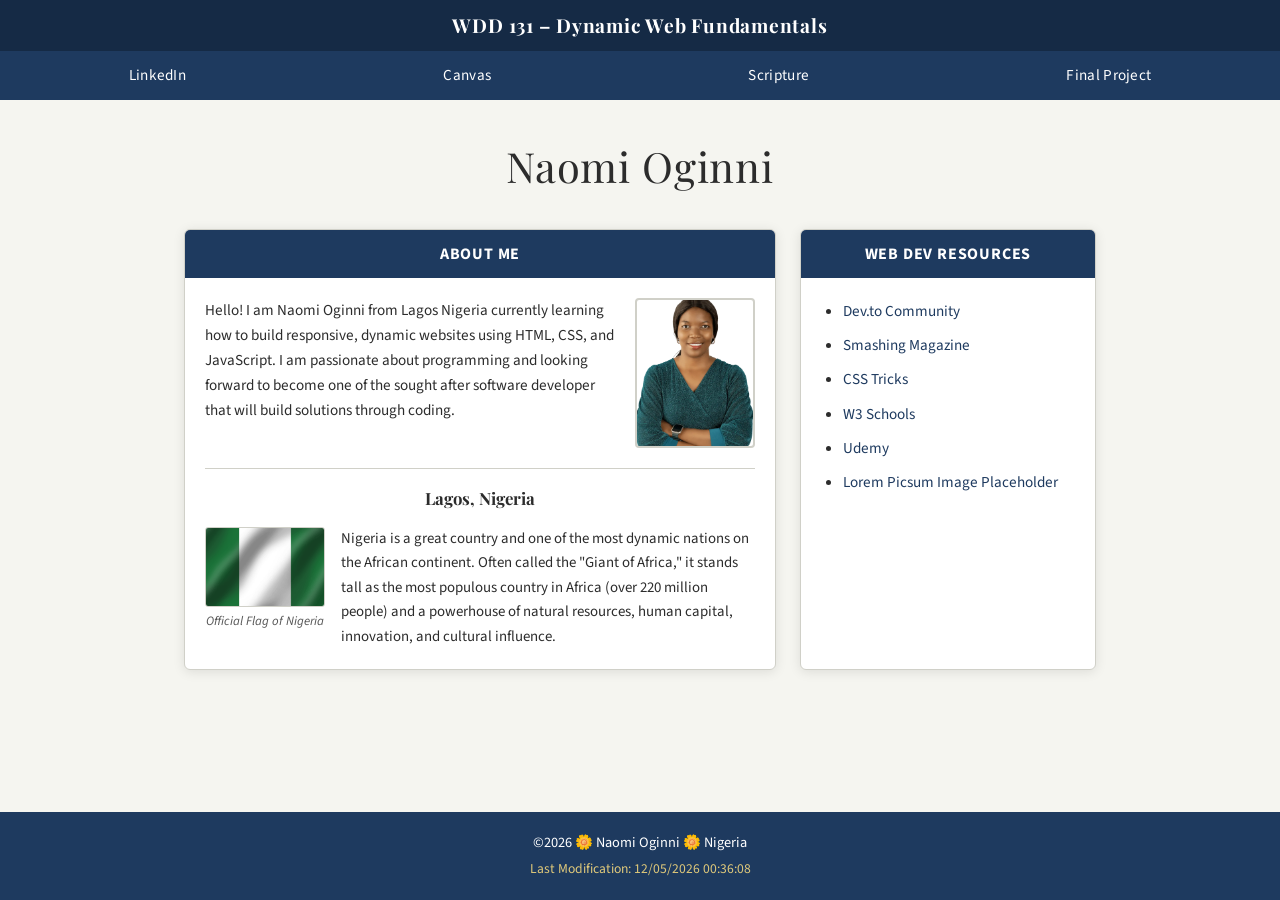
<file: index.html>
<!DOCTYPE html>
<html lang="en">
<head>
  <meta charset="UTF-8">
  <meta name="viewport" content="width=device-width, initial-scale=1.0">
  <title>WDD 131 – Dynamic Web Fundamentals – Naomi Oginni</title>
  <meta name="description" content="WDD 131 – Dynamic Web Fundamentals. Your Full Name. A personal profile page featuring web development resources and biography.">
  <meta name="author" content="Your Full Name">
  <link rel="preconnect" href="https://fonts.googleapis.com">
  <link rel="preconnect" href="https://fonts.gstatic.com" crossorigin>
  <link href="https://fonts.googleapis.com/css2?family=Playfair+Display:wght@400;700&family=Source+Sans+3:wght@300;400;600&display=swap" rel="stylesheet">
  <link rel="stylesheet" href="styles/base.css">
  <script src="scripts/getdates.js" defer></script>
</head>
<body>

  <header>
    <span id="course-title">WDD 131 – Dynamic Web Fundamentals</span>
    <nav>
      <a href="https://www.linkedin.com" target="_blank">LinkedIn</a>
      <a href="https://byupw.instructure.com/" target="_blank">Canvas</a>
      <a href="https://www.churchofjesuschrist.org/study/scriptures/bofm/1-ne/3?lang=eng&id=p7#p7" target="_blank">Scripture</a>
      <a href="#" target="_blank">Final Project</a>
    </nav>
  </header>

  <main>
    <h1>Naomi Oginni</h1>

    <div class="cards-grid">

      <section class="card">
        <h2>About Me</h2>
        <div class="card-body">
          <div class="about-top">
            <p>Hello! I am Naomi Oginni from Lagos Nigeria currently learning how to build responsive, dynamic websites using HTML, CSS, and JavaScript. I am passionate about programming and looking forward to become one of the sought after software developer that will build solutions through coding.</p>
            <img src="images/profile.webp" alt="Profile photo of [Your Name]" width="120" height="150">
          </div>

          <div class="location-section">
            <h3>Lagos, Nigeria</h3>
            <div class="location-info">
              <figure>
                <img src="images/flag.png" alt="Official Flag of [Your Country]" width="120" height="80">
                <figcaption>Official Flag of Nigeria</figcaption>
              </figure>
              <p>Nigeria is a great country and one of the most dynamic nations on the African continent. Often called the "Giant of Africa," it stands tall as the most populous country in Africa (over 220 million people) and a powerhouse of natural resources, human capital, innovation, and cultural influence.</p>
            </div>
          </div>
        </div>
      </section>

      <section class="card">
        <h2>Web Dev Resources</h2>
        <div class="card-body">
          <ul class="resources-list">
            <li><a href="https://dev.to" target="_blank">Dev.to Community</a></li>
            <li><a href="https://www.smashingmagazine.com" target="_blank">Smashing Magazine</a></li>
            <li><a href="https://css-tricks.com" target="_blank">CSS Tricks</a></li>
            <li><a href="https://www.w3schools.com" target="_blank">W3 Schools</a></li>
            <li><a href="https://www.udemy.com" target="_blank">Udemy</a></li>
            <li><a href="https://picsum.photos" target="_blank">Lorem Picsum Image Placeholder</a></li>
          </ul>
        </div>
      </section>

    </div>
  </main>

  <footer>
    <p>
      &copy;<span id="currentyear"></span> &#127804; Naomi Oginni &#127804; Nigeria
    </p>
    <p id="lastModified"></p>
  </footer>

</body>
</html>
</file>
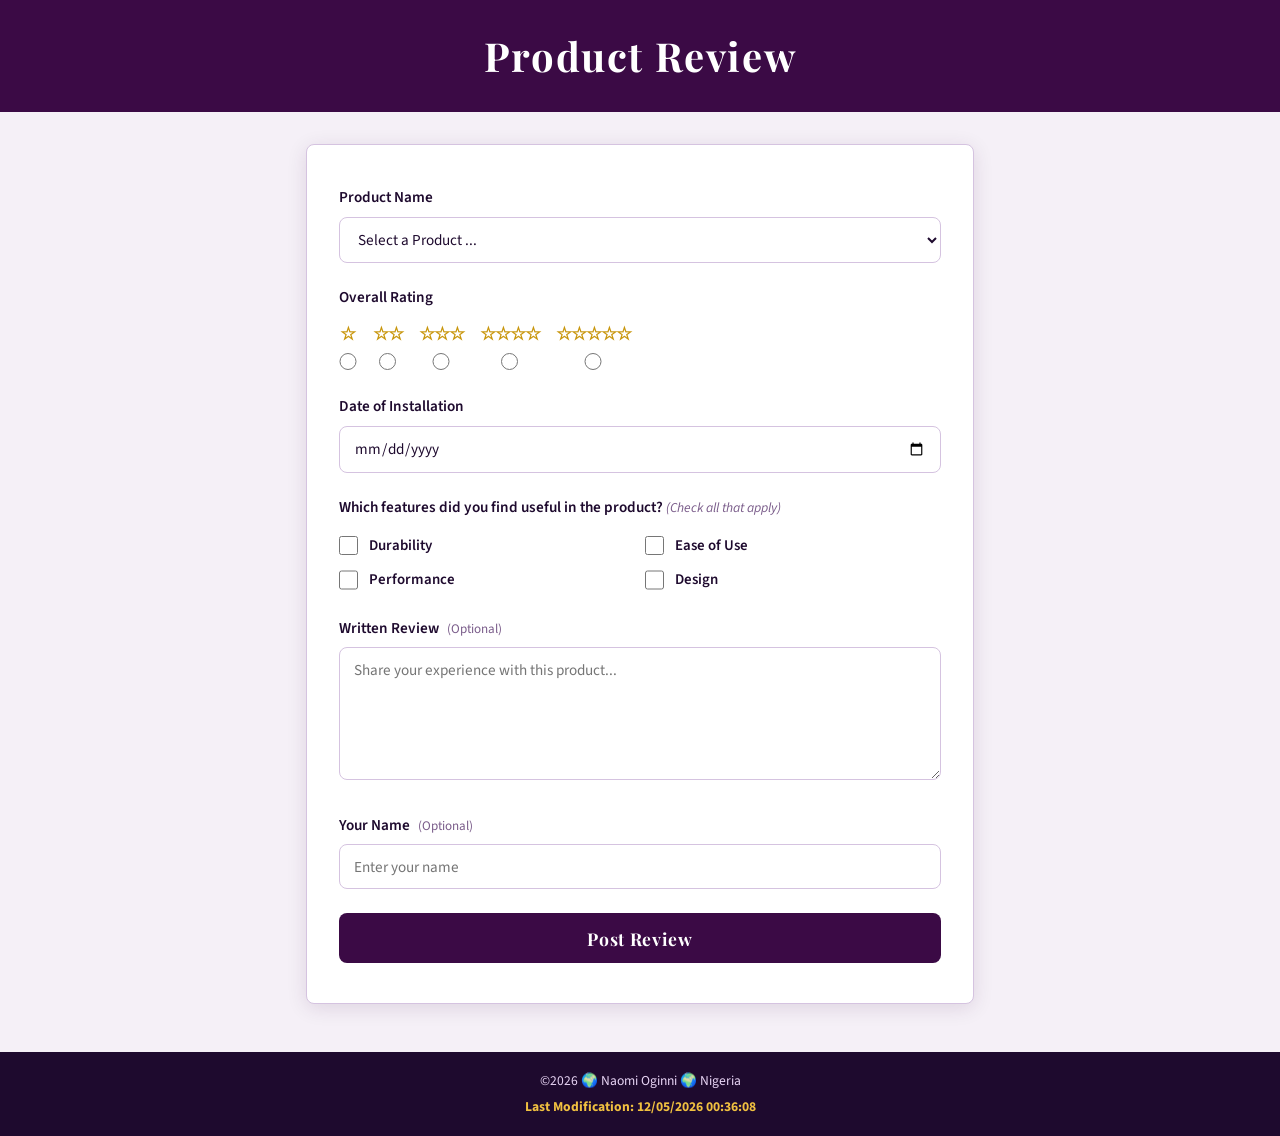
<file: form.html>
<!DOCTYPE html>
<html lang="en">
<head>
  <meta charset="UTF-8">
  <meta name="viewport" content="width=device-width, initial-scale=1.0">
  <meta name="description" content="Submit a product review for our featured products. Rate your experience, share useful features, and help others make informed decisions.">
  <meta name="author" content="Naomi Oginni">
  <title>Product Review Form</title>
  <link rel="preconnect" href="https://fonts.googleapis.com">
  <link rel="preconnect" href="https://fonts.gstatic.com" crossorigin>
  <link href="https://fonts.googleapis.com/css2?family=Playfair+Display:wght@700&family=Source+Sans+3:wght@300;400;600&display=swap" rel="stylesheet">
  <link rel="stylesheet" href="styles/form.css">
  <script src="scripts/form.js" defer></script>
</head>
<body>

  <header>
    <h1>Product Review</h1>
  </header>

  <main>
    <form method="get" action="review.html" id="review-form">

      <!-- Product Name -->
      <div class="form-group">
        <label for="product-name">Product Name</label>
        <select id="product-name" name="productName" required>
          <option value="" disabled selected>Select a Product ...</option>
          <!-- Options populated by JavaScript -->
        </select>
      </div>

      <!-- Overall Rating -->
      <div class="form-group">
        <fieldset class="rating-fieldset">
          <legend>Overall Rating</legend>
          <div class="star-rating">
            <div class="star-option">
              <label for="rating1">&#9734;</label>
              <input type="radio" id="rating1" name="rating" value="1" required>
            </div>
            <div class="star-option">
              <label for="rating2">&#9734;&#9734;</label>
              <input type="radio" id="rating2" name="rating" value="2" required>
            </div>
            <div class="star-option">
              <label for="rating3">&#9734;&#9734;&#9734;</label>
              <input type="radio" id="rating3" name="rating" value="3" required>
            </div>
            <div class="star-option">
              <label for="rating4">&#9734;&#9734;&#9734;&#9734;</label>
              <input type="radio" id="rating4" name="rating" value="4" required>
            </div>
            <div class="star-option">
              <label for="rating5">&#9734;&#9734;&#9734;&#9734;&#9734;</label>
              <input type="radio" id="rating5" name="rating" value="5" required>
            </div>
          </div>
        </fieldset>
      </div>

      <!-- Date of Installation -->
      <div class="form-group">
        <label for="install-date">Date of Installation</label>
        <input type="date" id="install-date" name="installDate" required>
      </div>

      <!-- Useful Features -->
      <div class="form-group">
        <fieldset class="checkbox-fieldset">
          <legend>Which features did you find useful in the product? <em>(Check all that apply)</em></legend>
          <div class="checkbox-group">
            <div class="checkbox-item">
              <input type="checkbox" id="durability" name="features" value="durability">
              <label for="durability">Durability</label>
            </div>
            <div class="checkbox-item">
              <input type="checkbox" id="ease-of-use" name="features" value="ease-of-use">
              <label for="ease-of-use">Ease of Use</label>
            </div>
            <div class="checkbox-item">
              <input type="checkbox" id="performance" name="features" value="performance">
              <label for="performance">Performance</label>
            </div>
            <div class="checkbox-item">
              <input type="checkbox" id="design" name="features" value="design">
              <label for="design">Design</label>
            </div>
          </div>
        </fieldset>
      </div>

      <!-- Written Review -->
      <div class="form-group">
        <label for="written-review">Written Review <span class="optional">(Optional)</span></label>
        <textarea id="written-review" name="writtenReview" rows="5" placeholder="Share your experience with this product..."></textarea>
      </div>

      <!-- User Name -->
      <div class="form-group">
        <label for="user-name">Your Name <span class="optional">(Optional)</span></label>
        <input type="text" id="user-name" name="userName" placeholder="Enter your name">
      </div>

      <!-- Submit Button -->
      <div class="form-group">
        <input type="submit" value="Post Review" id="submit-btn">
      </div>

    </form>
  </main>

  <footer>
    <p>&copy;<span id="current-year"></span> 🌍 Naomi Oginni 🌍 Nigeria</p>
    <p>Last Modification: <span id="last-modified"></span></p>
  </footer>

</body>
</html>
</file>
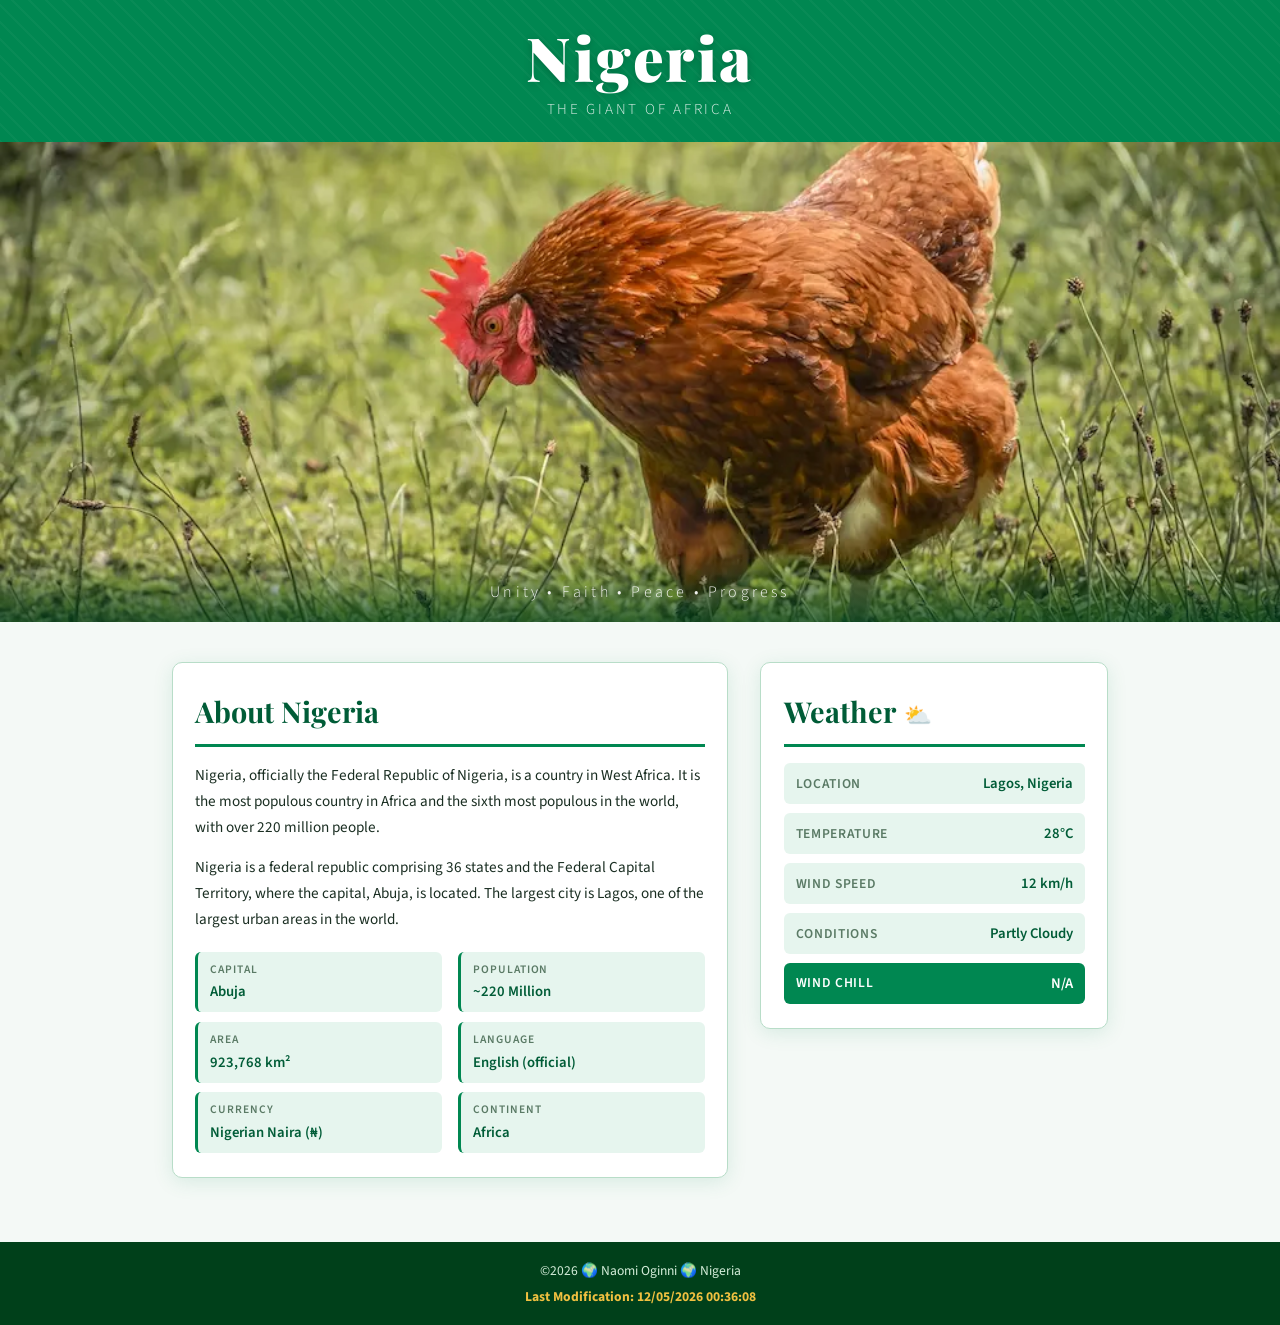
<file: place.html>
<!DOCTYPE html>
<html lang="en">
<head>
  <meta charset="UTF-8" />
  <meta name="viewport" content="width=device-width, initial-scale=1.0" />
  <meta name="description" content="Discover Nigeria, the Giant of Africa. Learn about its people, culture, geography, weather, and what makes Nigeria one of the most vibrant nations in the world." />
  <meta name="author" content="Naomi Oginni" />
  <title>Nigeria – The Giant of Africa</title>
  <link rel="preconnect" href="https://fonts.googleapis.com" />
  <link rel="preconnect" href="https://fonts.gstatic.com" crossorigin />
  <link href="https://fonts.googleapis.com/css2?family=Playfair+Display:wght@400;700;900&family=Source+Sans+3:wght@300;400;600&display=swap" rel="stylesheet" />
  <link rel="stylesheet" href="styles/place.css" />
  <script src="scripts/place.js" defer></script>
</head>
<body>

  <header>
    <div class="header-inner">
      <h1 class="site-title">Nigeria</h1>
      <p class="site-subtitle">The Giant of Africa</p>
    </div>
  </header>

  <!-- HERO IMAGE (srcset responsive) -->
  <section class="hero">
    <picture>
      <source media="(min-width: 768px)" srcset="images/nigeria-large.webp" />
      <img src="images/nigeria-small.webp" alt="Beautiful landscape of Nigeria" class="hero-img" />
    </picture>
    <div class="hero-overlay">
      <p class="hero-tagline">Unity &bull; Faith &bull; Peace &bull; Progress</p>
    </div>
  </section>

  <main>
    <div class="content-grid">

      <!-- LEFT: About Section -->
      <section class="about card">
        <h2>About Nigeria</h2>
        <p>Nigeria, officially the Federal Republic of Nigeria, is a country in West Africa. It is the most populous country in Africa and the sixth most populous in the world, with over 220 million people.</p>
        <p>Nigeria is a federal republic comprising 36 states and the Federal Capital Territory, where the capital, Abuja, is located. The largest city is Lagos, one of the largest urban areas in the world.</p>
        <ul class="facts">
          <li><span class="label">Capital</span><span class="value">Abuja</span></li>
          <li><span class="label">Population</span><span class="value">~220 Million</span></li>
          <li><span class="label">Area</span><span class="value">923,768 km²</span></li>
          <li><span class="label">Language</span><span class="value">English (official)</span></li>
          <li><span class="label">Currency</span><span class="value">Nigerian Naira (₦)</span></li>
          <li><span class="label">Continent</span><span class="value">Africa</span></li>
        </ul>
      </section>

      <!-- RIGHT: Weather Section -->
      <section class="weather card">
        <h2 class="weather-heading">Weather</h2>
        <div class="weather-icon-mobile">
          <img src="images/weather-icon.svg" alt="Partly Cloudy Weather Icon" />
        </div>
        <div class="weather-details">
          <div class="weather-row">
            <span class="w-label">Location</span>
            <span class="w-value">Lagos, Nigeria</span>
          </div>
          <div class="weather-row">
            <span class="w-label">Temperature</span>
            <span class="w-value" id="temperature">28°C</span>
          </div>
          <div class="weather-row">
            <span class="w-label">Wind Speed</span>
            <span class="w-value" id="wind-speed">12 km/h</span>
          </div>
          <div class="weather-row">
            <span class="w-label">Conditions</span>
            <span class="w-value">Partly Cloudy</span>
          </div>
          <div class="weather-row highlight">
            <span class="w-label">Wind Chill</span>
            <span class="w-value" id="wind-chill">--</span>
          </div>
        </div>
      </section>

    </div>
  </main>

  <footer>
    <p>&copy;<span id="current-year"></span> 🌍 Naomi Oginni 🌍 Nigeria</p>
    <p>Last Modification: <span id="last-modified"></span></p>
  </footer>

</body>
</html>
</file>
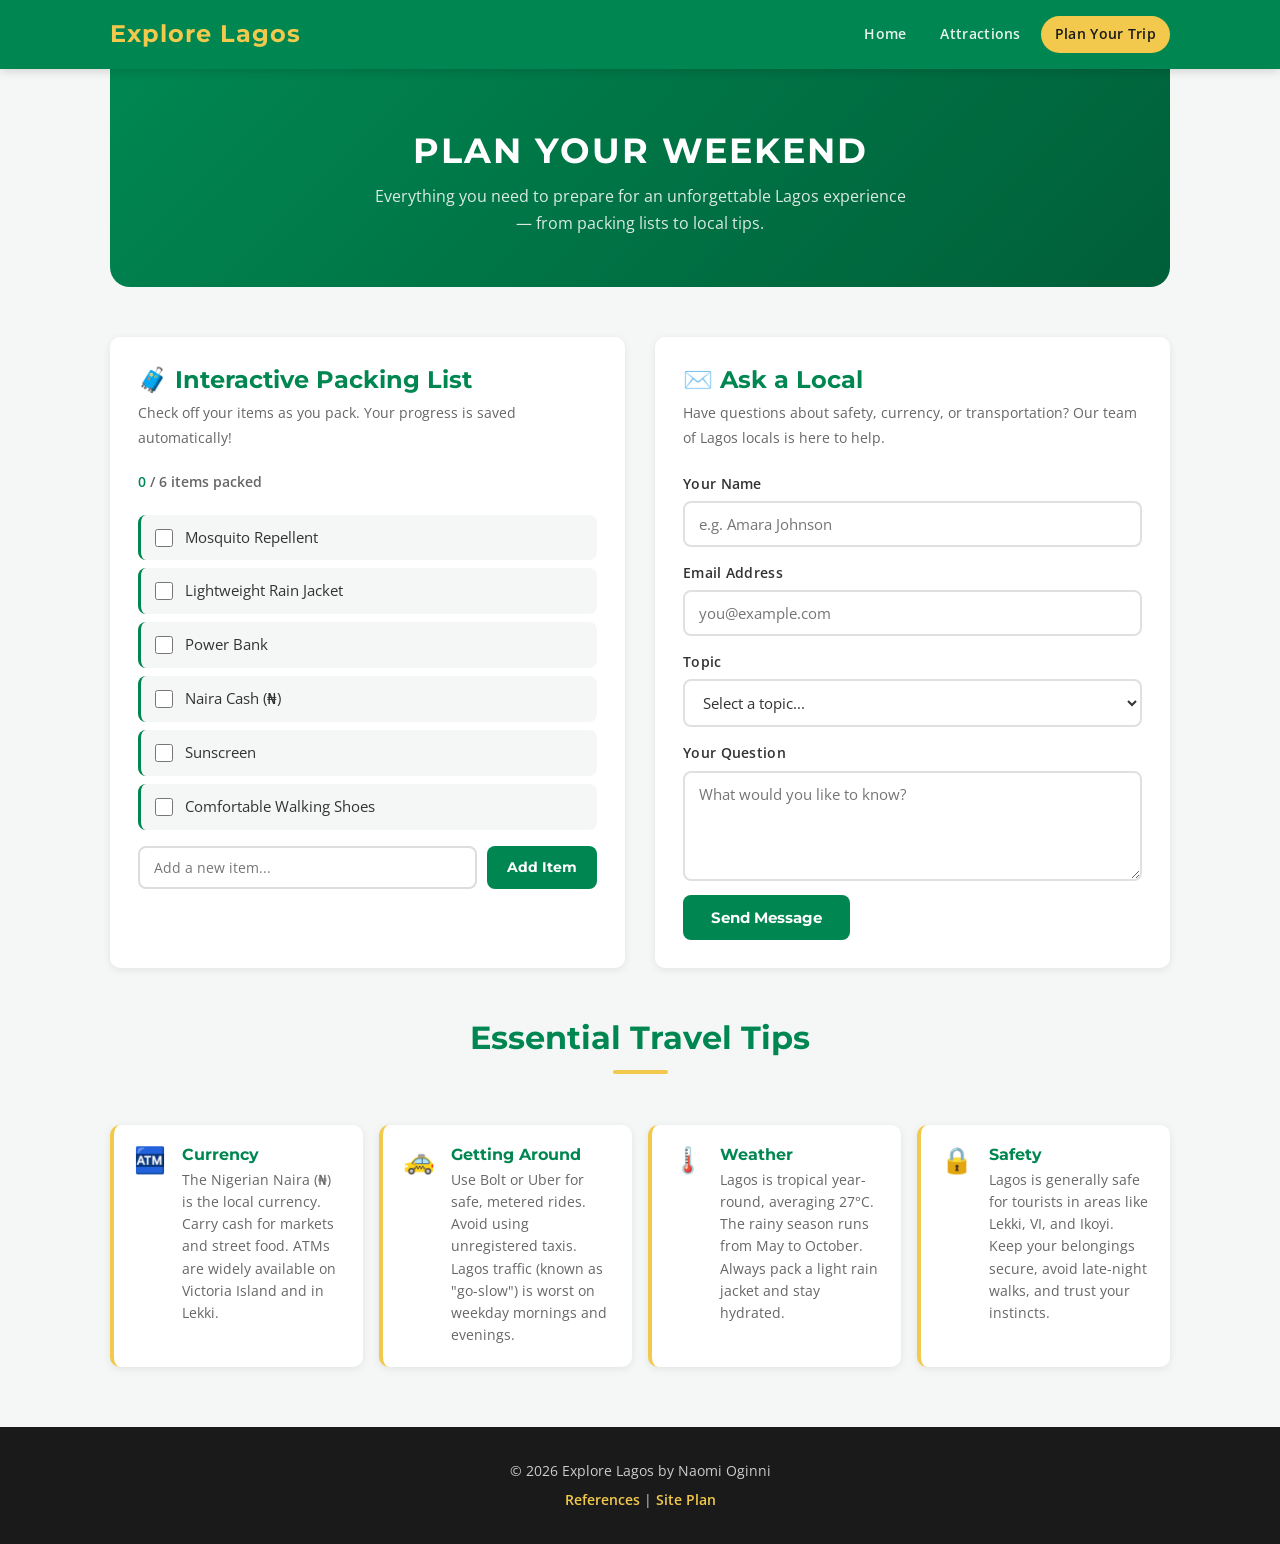
<file: planning.html>
<!DOCTYPE html>
<html lang="en">
<head>
    <meta charset="UTF-8">
    <meta name="viewport" content="width=device-width, initial-scale=1.0">
    <meta name="description" content="Plan your weekend trip to Lagos, Nigeria. Use our interactive packing list, travel tips, and contact form to prepare your perfect itinerary.">
    <meta name="author" content="Naomi Oginni">
    <title>Explore Lagos | Weekend Travel Guide — Plan Your Trip</title>
    <link rel="preconnect" href="https://fonts.googleapis.com">
    <link rel="preconnect" href="https://fonts.gstatic.com" crossorigin>
    <link href="https://fonts.googleapis.com/css2?family=Montserrat:wght@700&family=Open+Sans:wght@400;600&display=swap" rel="stylesheet">
    <link rel="stylesheet" href="styles/project.css">
    <script src="scripts/project.js" defer></script>
</head>
<body>

    <a href="#main-content" class="skip-link">Skip to main content</a>

    <header>
        <nav aria-label="Main navigation">
            <div class="logo" role="img" aria-label="Explore Lagos — Weekend Travel Guide">Explore Lagos</div>
            <div class="links">
                <a href="project.html">Home</a>
                <a href="attractions.html">Attractions</a>
                <a href="planning.html">Plan Your Trip</a>
            </div>
        </nav>
    </header>

    <main id="main-content">

        <!-- Page Header -->
        <div class="page-header">
            <h1>Plan Your Weekend</h1>
            <p>Everything you need to prepare for an unforgettable Lagos experience — from packing lists to local tips.</p>
        </div>

        <!-- Packing Widget + Contact Form -->
        <div class="planning-grid">

            <!-- JavaScript Interactive Widget -->
            <section class="js-widget" aria-labelledby="packing-title">
                <h2 id="packing-title">🧳 Interactive Packing List</h2>
                <p>Check off your items as you pack. Your progress is saved automatically!</p>
                <p class="packing-progress" aria-live="polite"><span>0</span> / 0 items packed</p>

                <div id="packing-list" role="list">
                    <!-- JavaScript renders items here -->
                </div>

                <div class="add-item-row">
                    <input 
                        type="text" 
                        id="new-item" 
                        placeholder="Add a new item..."
                        aria-label="New packing list item">
                    <button id="add-btn" type="button">Add Item</button>
                </div>
            </section>

            <!-- Contact Form -->
            <section class="form-container" aria-labelledby="form-title">
                <h2 id="form-title">✉️ Ask a Local</h2>
                <p>Have questions about safety, currency, or transportation? Our team of Lagos locals is here to help.</p>

                <div class="form-success" role="alert" aria-live="polite"></div>

                <form action="#" method="get" novalidate>
                    <label for="name">Your Name</label>
                    <input 
                        type="text" 
                        id="name" 
                        name="name" 
                        placeholder="e.g. Amara Johnson"
                        autocomplete="name"
                        required>

                    <label for="email">Email Address</label>
                    <input 
                        type="email" 
                        id="email" 
                        name="email" 
                        placeholder="you@example.com"
                        autocomplete="email"
                        required>

                    <label for="topic">Topic</label>
                    <select id="topic" name="topic">
                        <option value="">Select a topic...</option>
                        <option value="safety">Safety &amp; Travel Tips</option>
                        <option value="transport">Getting Around Lagos</option>
                        <option value="currency">Currency &amp; Payment</option>
                        <option value="food">Food Recommendations</option>
                        <option value="other">Other</option>
                    </select>

                    <label for="message">Your Question</label>
                    <textarea 
                        id="message" 
                        name="message" 
                        rows="4" 
                        placeholder="What would you like to know?"
                        required></textarea>

                    <button type="submit">Send Message</button>
                </form>
            </section>

        </div>

        <!-- Travel Tips -->
        <section class="tips-section" aria-labelledby="tips-title">
            <h2 class="section-title" id="tips-title">Essential Travel Tips</h2>
            <div class="tips-grid">
                <div class="tip-card">
                    <span class="tip-icon" aria-hidden="true">🏧</span>
                    <div>
                        <h3>Currency</h3>
                        <p>The Nigerian Naira (₦) is the local currency. Carry cash for markets and street food. ATMs are widely available on Victoria Island and in Lekki.</p>
                    </div>
                </div>
                <div class="tip-card">
                    <span class="tip-icon" aria-hidden="true">🚕</span>
                    <div>
                        <h3>Getting Around</h3>
                        <p>Use Bolt or Uber for safe, metered rides. Avoid using unregistered taxis. Lagos traffic (known as "go-slow") is worst on weekday mornings and evenings.</p>
                    </div>
                </div>
                <div class="tip-card">
                    <span class="tip-icon" aria-hidden="true">🌡️</span>
                    <div>
                        <h3>Weather</h3>
                        <p>Lagos is tropical year-round, averaging 27°C. The rainy season runs from May to October. Always pack a light rain jacket and stay hydrated.</p>
                    </div>
                </div>
                <div class="tip-card">
                    <span class="tip-icon" aria-hidden="true">🔒</span>
                    <div>
                        <h3>Safety</h3>
                        <p>Lagos is generally safe for tourists in areas like Lekki, VI, and Ikoyi. Keep your belongings secure, avoid late-night walks, and trust your instincts.</p>
                    </div>
                </div>
            </div>
        </section>

    </main>

    <footer>
        <p>&copy; 2026 Explore Lagos by Naomi Oginni</p>
        <p>
            <a href="references.html">References</a> | 
            <a href="project/siteplan.html">Site Plan</a>
        </p>
    </footer>

</body>
</html>
</file>
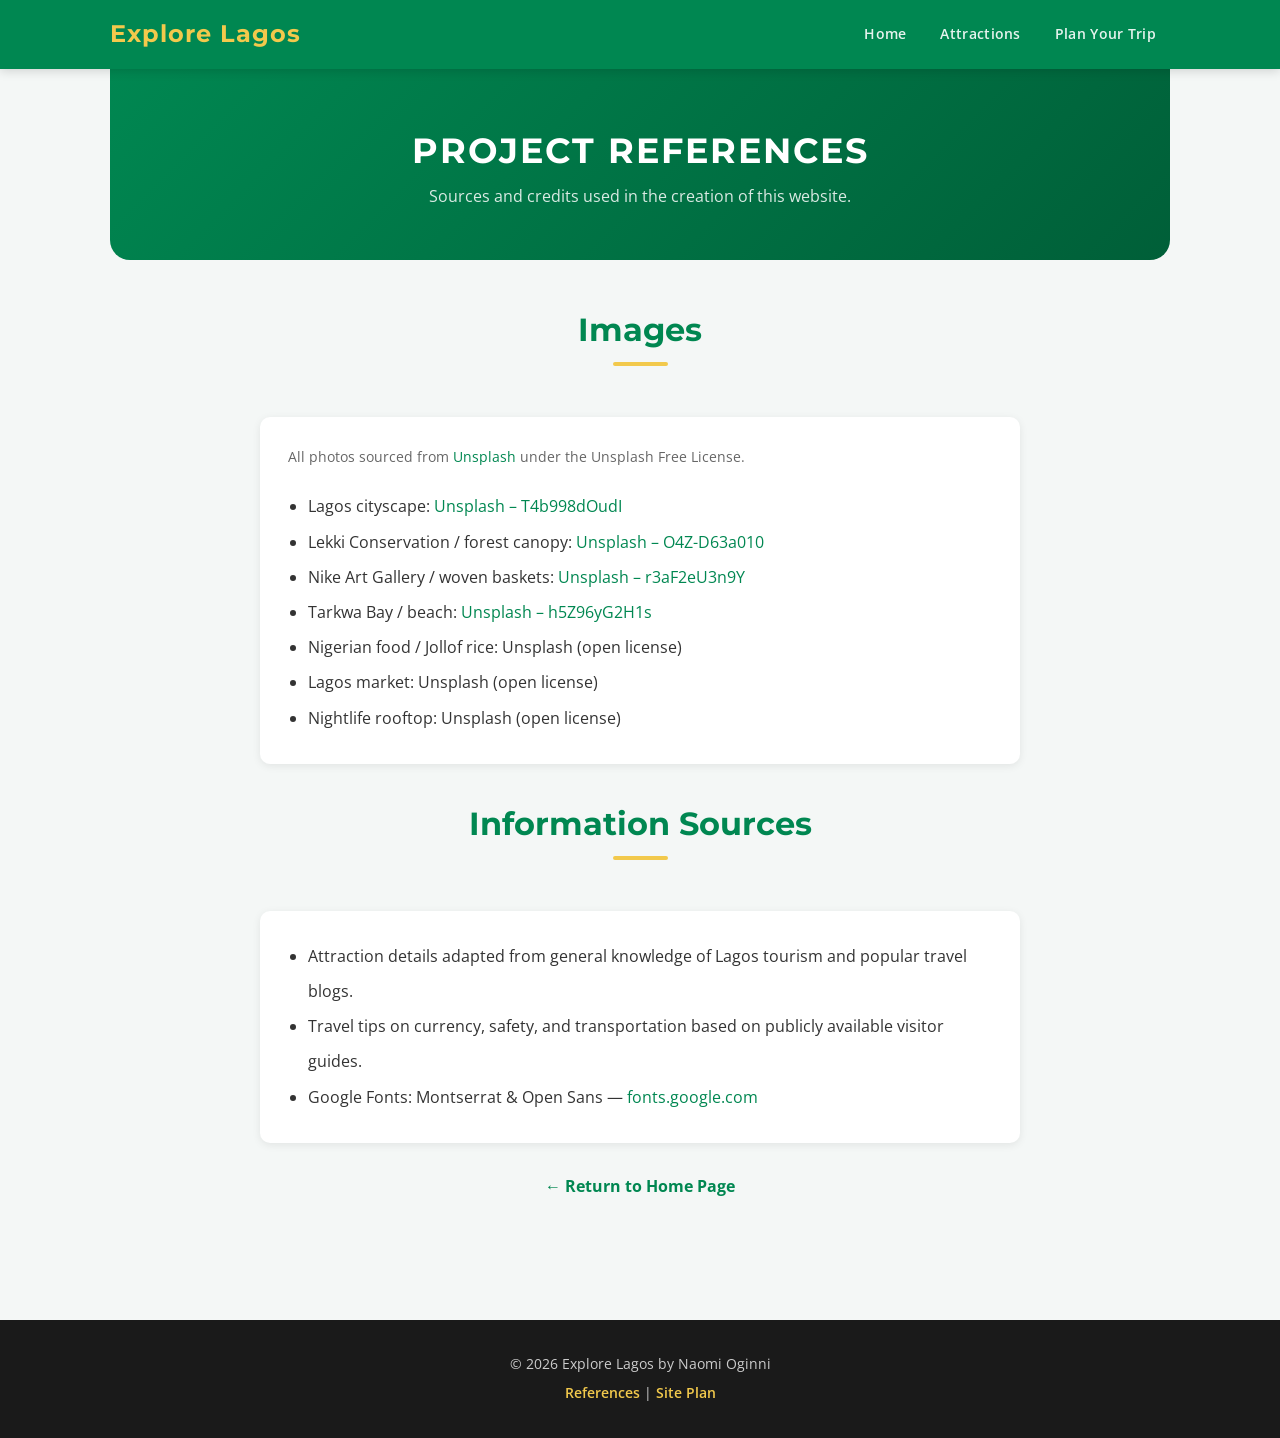
<file: references.html>
<!DOCTYPE html>
<html lang="en">
<head>
    <meta charset="UTF-8">
    <meta name="viewport" content="width=device-width, initial-scale=1.0">
    <meta name="description" content="References and image credits for the Explore Lagos website project.">
    <title>References | Explore Lagos</title>
    <link rel="preconnect" href="https://fonts.googleapis.com">
    <link rel="preconnect" href="https://fonts.gstatic.com" crossorigin>
    <link href="https://fonts.googleapis.com/css2?family=Montserrat:wght@700&family=Open+Sans:wght@400;600&display=swap" rel="stylesheet">
    <link rel="stylesheet" href="styles/project.css">
    <script src="scripts/project.js" defer></script>
</head>
<body>

    <a href="#main-content" class="skip-link">Skip to main content</a>

    <header>
        <nav aria-label="Main navigation">
            <div class="logo" aria-label="Explore Lagos">Explore Lagos</div>
            <div class="links">
                <a href="project.html">Home</a>
                <a href="attractions.html">Attractions</a>
                <a href="planning.html">Plan Your Trip</a>
            </div>
        </nav>
    </header>

    <main id="main-content">

        <div class="page-header">
            <h1>Project References</h1>
            <p>Sources and credits used in the creation of this website.</p>
        </div>

        <section style="max-width: 760px; margin: 0 auto 60px;">
            <h2 class="section-title">Images</h2>
            <div class="js-widget">
                <p>All photos sourced from <a href="https://unsplash.com" target="_blank" rel="noopener noreferrer">Unsplash</a> under the Unsplash Free License.</p>
                <ul style="margin-top: 16px; padding-left: 20px; line-height: 2.2;">
                    <li>Lagos cityscape: <a href="https://unsplash.com/photos/a-large-body-of-water-next-to-a-city-T4b998dOudI" target="_blank" rel="noopener noreferrer">Unsplash – T4b998dOudI</a></li>
                    <li>Lekki Conservation / forest canopy: <a href="https://unsplash.com/photos/cars-on-road-during-daytime-O4Z-D63a010" target="_blank" rel="noopener noreferrer">Unsplash – O4Z-D63a010</a></li>
                    <li>Nike Art Gallery / woven baskets: <a href="https://unsplash.com/photos/a-room-filled-with-lots-of-woven-baskets-r3aF2eU3n9Y" target="_blank" rel="noopener noreferrer">Unsplash – r3aF2eU3n9Y</a></li>
                    <li>Tarkwa Bay / beach: <a href="https://unsplash.com/photos/a-view-of-a-beach-with-boats-in-the-water-h5Z96yG2H1s" target="_blank" rel="noopener noreferrer">Unsplash – h5Z96yG2H1s</a></li>
                    <li>Nigerian food / Jollof rice: Unsplash (open license)</li>
                    <li>Lagos market: Unsplash (open license)</li>
                    <li>Nightlife rooftop: Unsplash (open license)</li>
                </ul>
            </div>

            <h2 class="section-title" style="margin-top: 40px;">Information Sources</h2>
            <div class="js-widget">
                <ul style="padding-left: 20px; line-height: 2.2;">
                    <li>Attraction details adapted from general knowledge of Lagos tourism and popular travel blogs.</li>
                    <li>Travel tips on currency, safety, and transportation based on publicly available visitor guides.</li>
                    <li>Google Fonts: Montserrat &amp; Open Sans — <a href="https://fonts.google.com" target="_blank" rel="noopener noreferrer">fonts.google.com</a></li>
                </ul>
            </div>

            <p style="margin-top: 30px; text-align: center;">
                <a href="project.html" style="font-weight: 700; color: var(--primary);">← Return to Home Page</a>
            </p>
        </section>

    </main>

    <footer>
        <p>&copy; 2026 Explore Lagos by Naomi Oginni</p>
        <p>
            <a href="references.html">References</a> | 
            <a href="siteplan.html">Site Plan</a>
        </p>
    </footer>

</body>
</html>
</file>
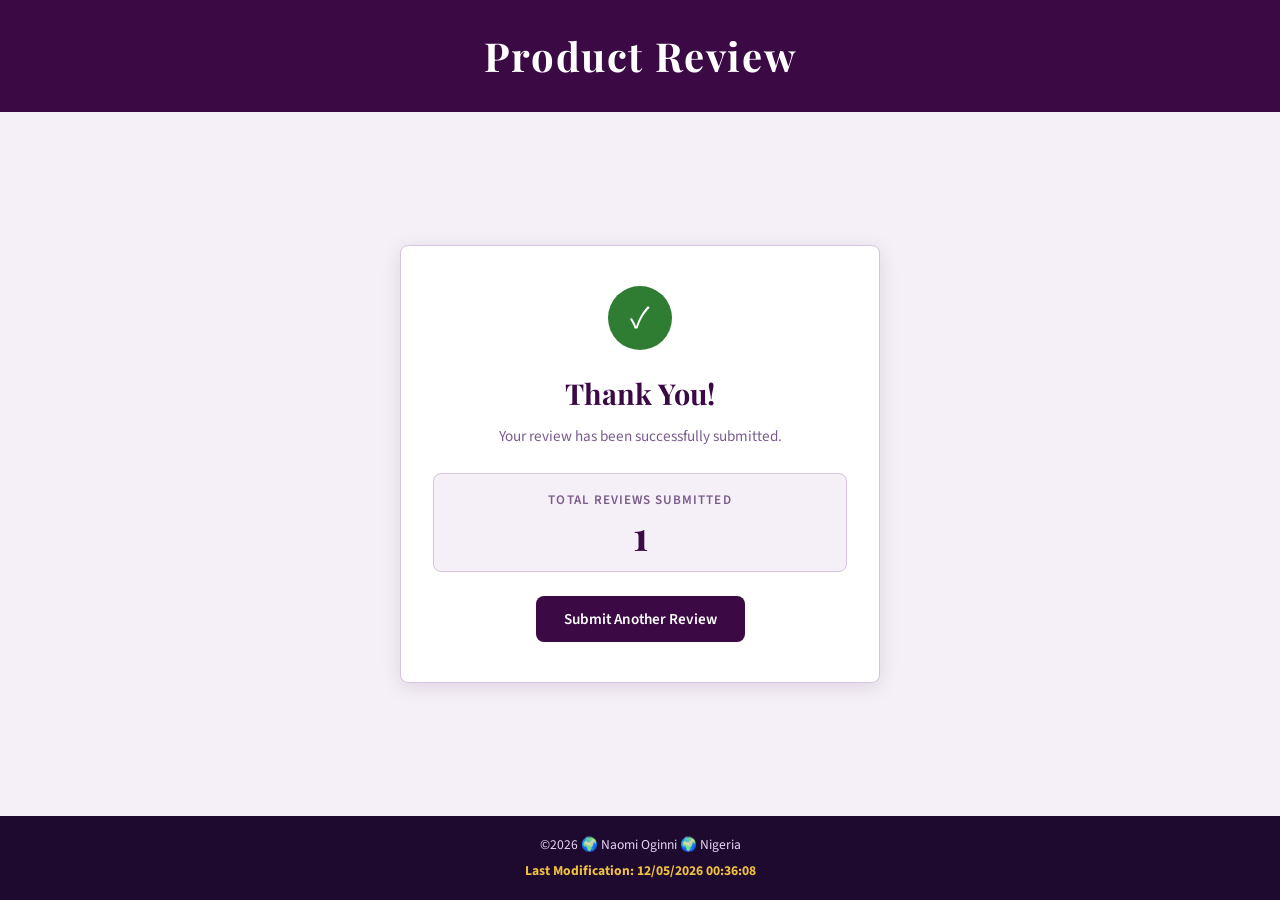
<file: review.html>
<!DOCTYPE html>
<html lang="en">
<head>
  <meta charset="UTF-8" />
  <meta name="viewport" content="width=device-width, initial-scale=1.0" />
  <meta name="description" content="Thank you for submitting your product review. Your feedback helps others make informed decisions." />
  <meta name="author" content="Naomi Oginni" />
  <title>Review Submitted – Thank You!</title>
  <link rel="preconnect" href="https://fonts.googleapis.com" />
  <link rel="preconnect" href="https://fonts.gstatic.com" crossorigin />
  <link href="https://fonts.googleapis.com/css2?family=Playfair+Display:wght@700&family=Source+Sans+3:wght@300;400;600&display=swap" rel="stylesheet" />
  <link rel="stylesheet" href="styles/form.css" />
  <script src="scripts/form.js" defer></script>
</head>
<body class="confirmation-page">

  <header>
    <h1>Product Review</h1>
  </header>

  <main>
    <div class="confirmation-card">
      <div class="checkmark">&#10003;</div>
      <h2>Thank You!</h2>
      <p class="confirm-msg">Your review has been successfully submitted.</p>
      <div class="review-counter">
        <span class="counter-label">Total Reviews Submitted</span>
        <span class="counter-number" id="review-count">0</span>
      </div>
      <a href="form.html" class="back-btn">Submit Another Review</a>
    </div>
  </main>

  <footer>
    <p>&copy;<span id="current-year"></span> 🌍 Naomi Oginni 🌍 Nigeria</p>
    <p>Last Modification: <span id="last-modified"></span></p>
  </footer>

</body>
</html>
</file>
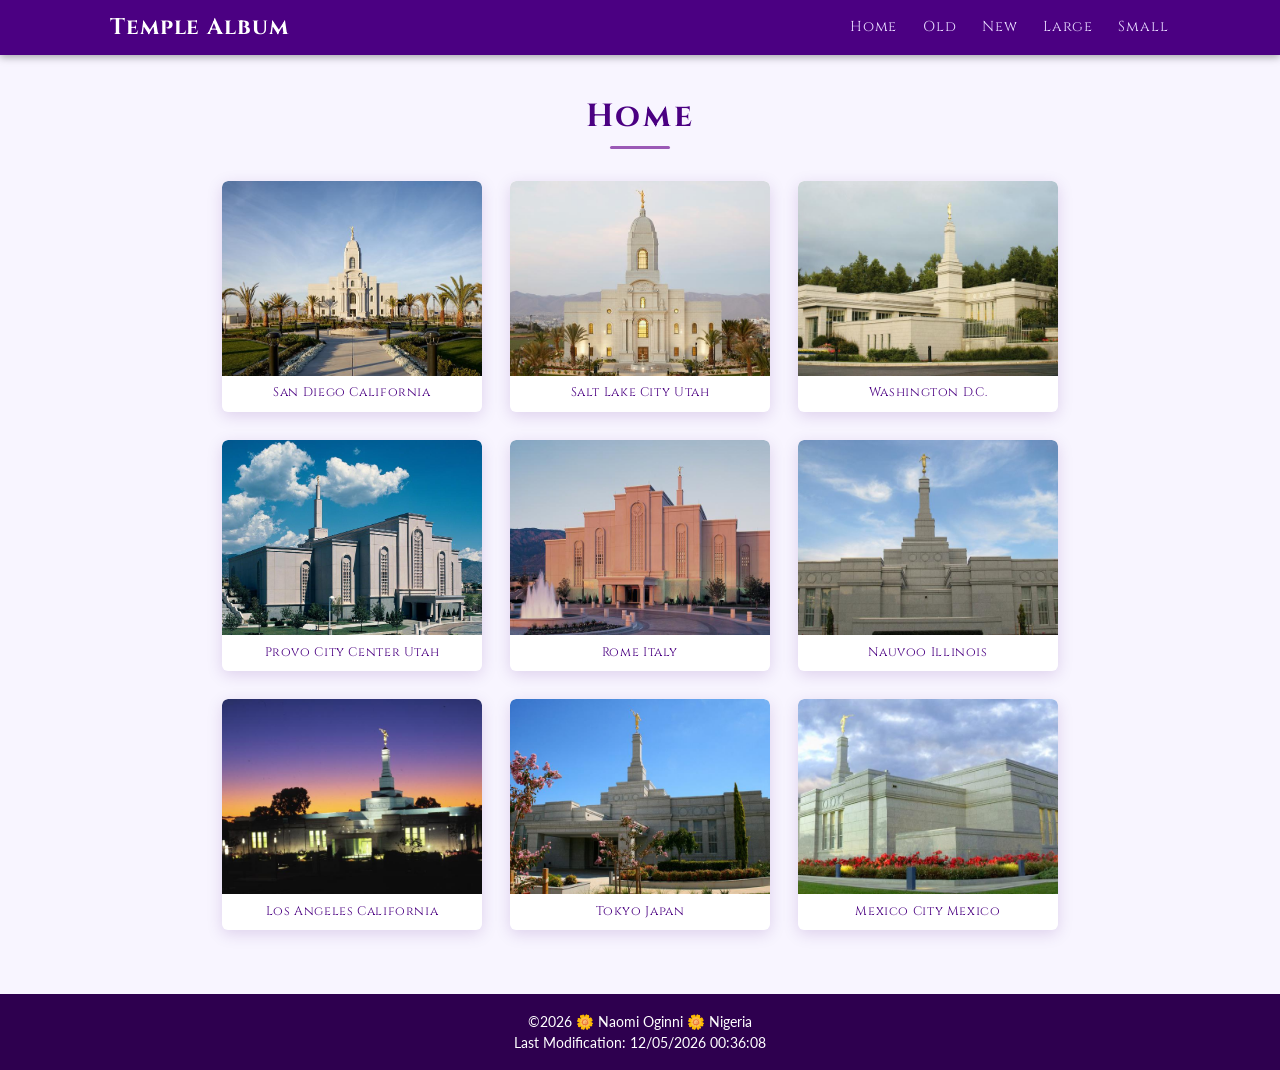
<file: temples.html>
<!DOCTYPE html>
<html lang="en">
<head>
  <meta charset="UTF-8" />
  <meta name="viewport" content="width=device-width, initial-scale=1.0" />
  <title>Temple Album</title>
  <link rel="preconnect" href="https://fonts.googleapis.com" />
  <link rel="preconnect" href="https://fonts.gstatic.com" crossorigin />
  <link href="https://fonts.googleapis.com/css2?family=Cinzel:wght@400;600;700&family=Lato:wght@300;400;700&display=swap" rel="stylesheet" />
  <link rel="stylesheet" href="styles/temples.css" />
  <link rel="stylesheet" href="styles/temples-large.css" media="(min-width: 768px)" />
  <script src="scripts/temples.js" defer></script>
</head>
<body>

  <header>
    <div class="header-inner">
      <h2 class="logo">Temple Album</h2>
      <button id="hamburger" aria-label="Toggle navigation" aria-expanded="false">&#9776;</button>
      <nav id="main-nav">
        <a href="#">Home</a>
        <a href="#">Old</a>
        <a href="#">New</a>
        <a href="#">Large</a>
        <a href="#">Small</a>
      </nav>
    </div>
  </header>

  <main>
    <h1>Home</h1>

    <div class="gallery">

      <figure>
  <img src="images/diego.jpeg" alt="San Diego California Temple" loading="lazy" />
  <figcaption>San Diego California</figcaption>
</figure>

<figure>
  <img src="images/utah.jpeg" alt="Salt Lake Temple" loading="lazy" />
  <figcaption>Salt Lake City Utah</figcaption>
</figure>

<figure>
  <img src="images/washington.jpg" alt="Washington D.C. Temple" loading="lazy" />
  <figcaption>Washington D.C.</figcaption>
</figure>

<figure>
  <img src="images/provo.jpg" alt="Provo City Center Temple" loading="lazy" />
  <figcaption>Provo City Center Utah</figcaption>
</figure>

<figure>
  <img src="images/rome.jpg" alt="Rome Italy Temple" loading="lazy" />
  <figcaption>Rome Italy</figcaption>
</figure>

<figure>
  <img src="images/nauvoo.jpg" alt="Nauvoo Illinois Temple" loading="lazy" />
  <figcaption>Nauvoo Illinois</figcaption>
</figure>

<figure>
  <img src="images/los-angeles.jpg" alt="Los Angeles California Temple" loading="lazy" />
  <figcaption>Los Angeles California</figcaption>
</figure>

<figure>
  <img src="images/tokyo.jpg" alt="Tokyo Japan Temple" loading="lazy" />
  <figcaption>Tokyo Japan</figcaption>
</figure>

<figure>
  <img src="images/mexico.jpg" alt="Mexico City Mexico Temple" loading="lazy" />
  <figcaption>Mexico City Mexico</figcaption>
</figure>
    </div>
  </main>

  <footer>
    <p>
      &copy;<span id="currentyear"></span> &#127804; Naomi Oginni &#127804; Nigeria
    </p>
    <p id="lastModified"></p>
  </footer>

</body>
</html>
</file>
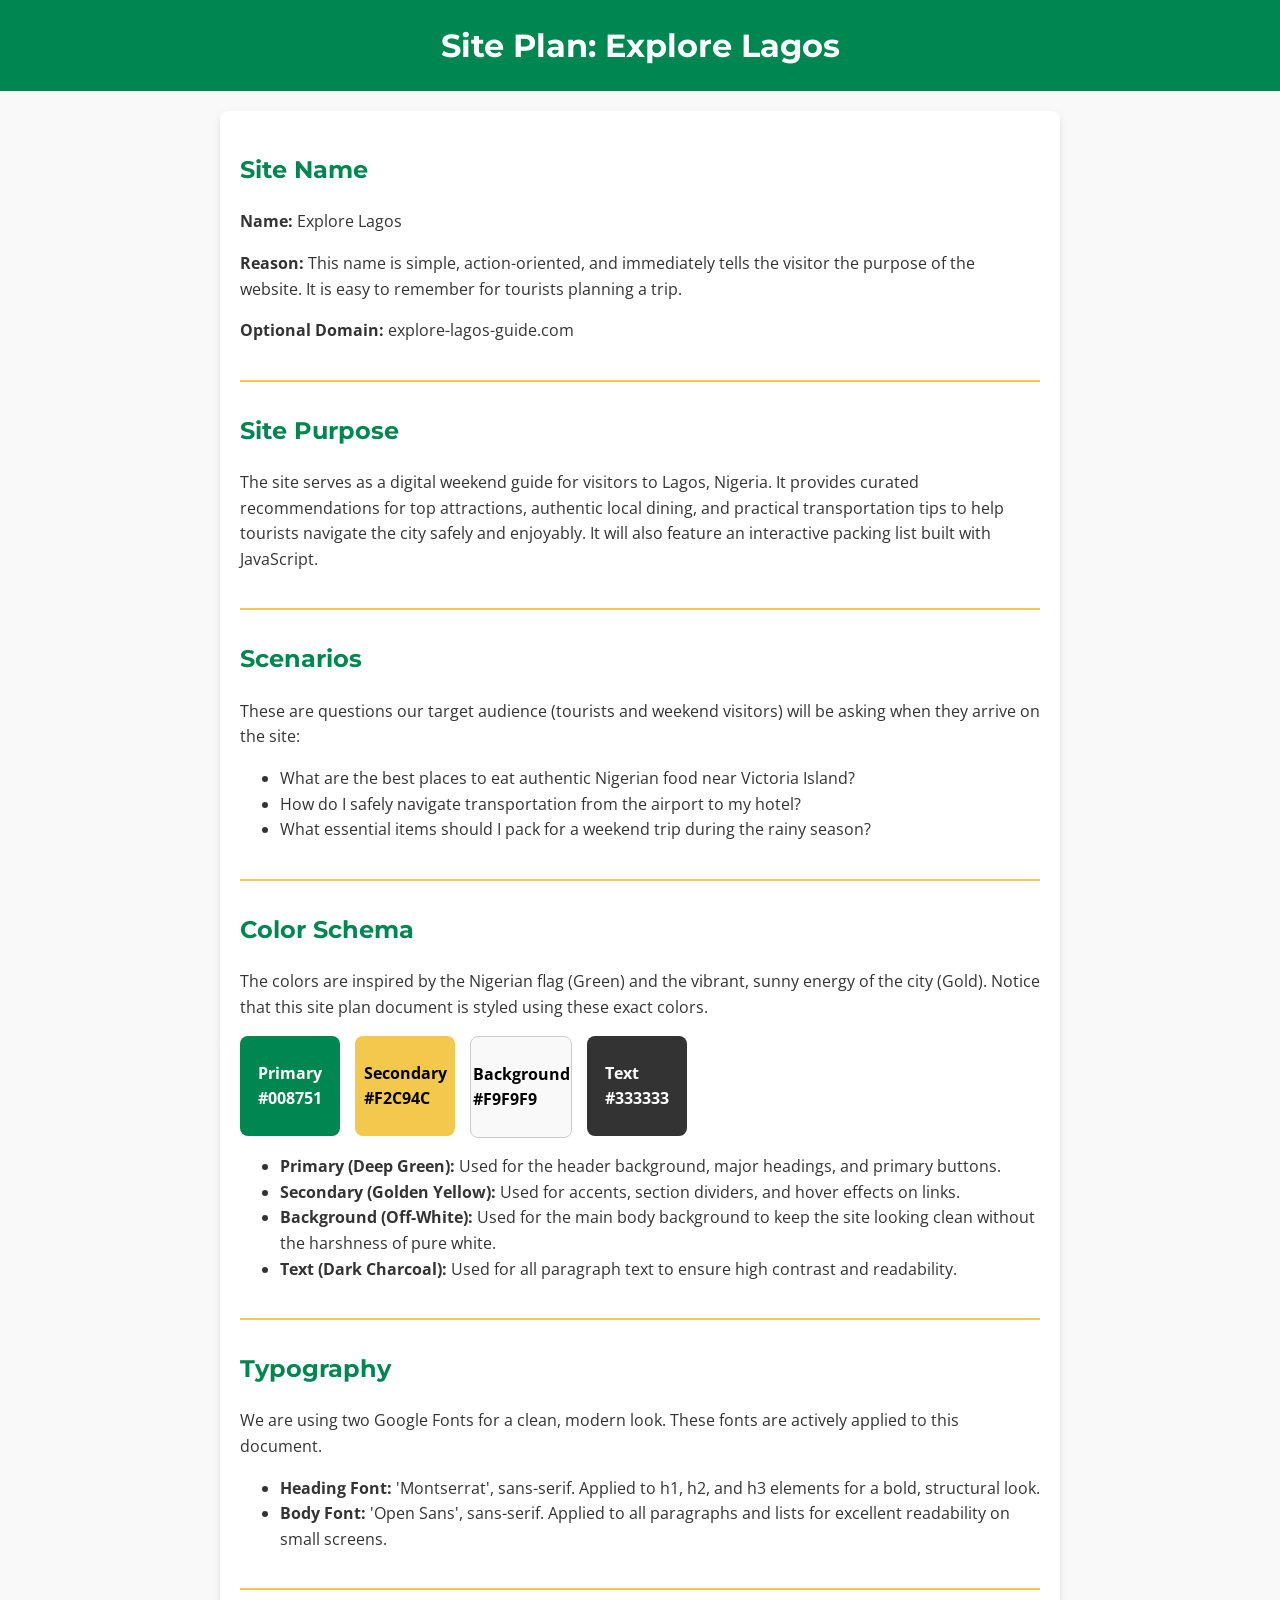
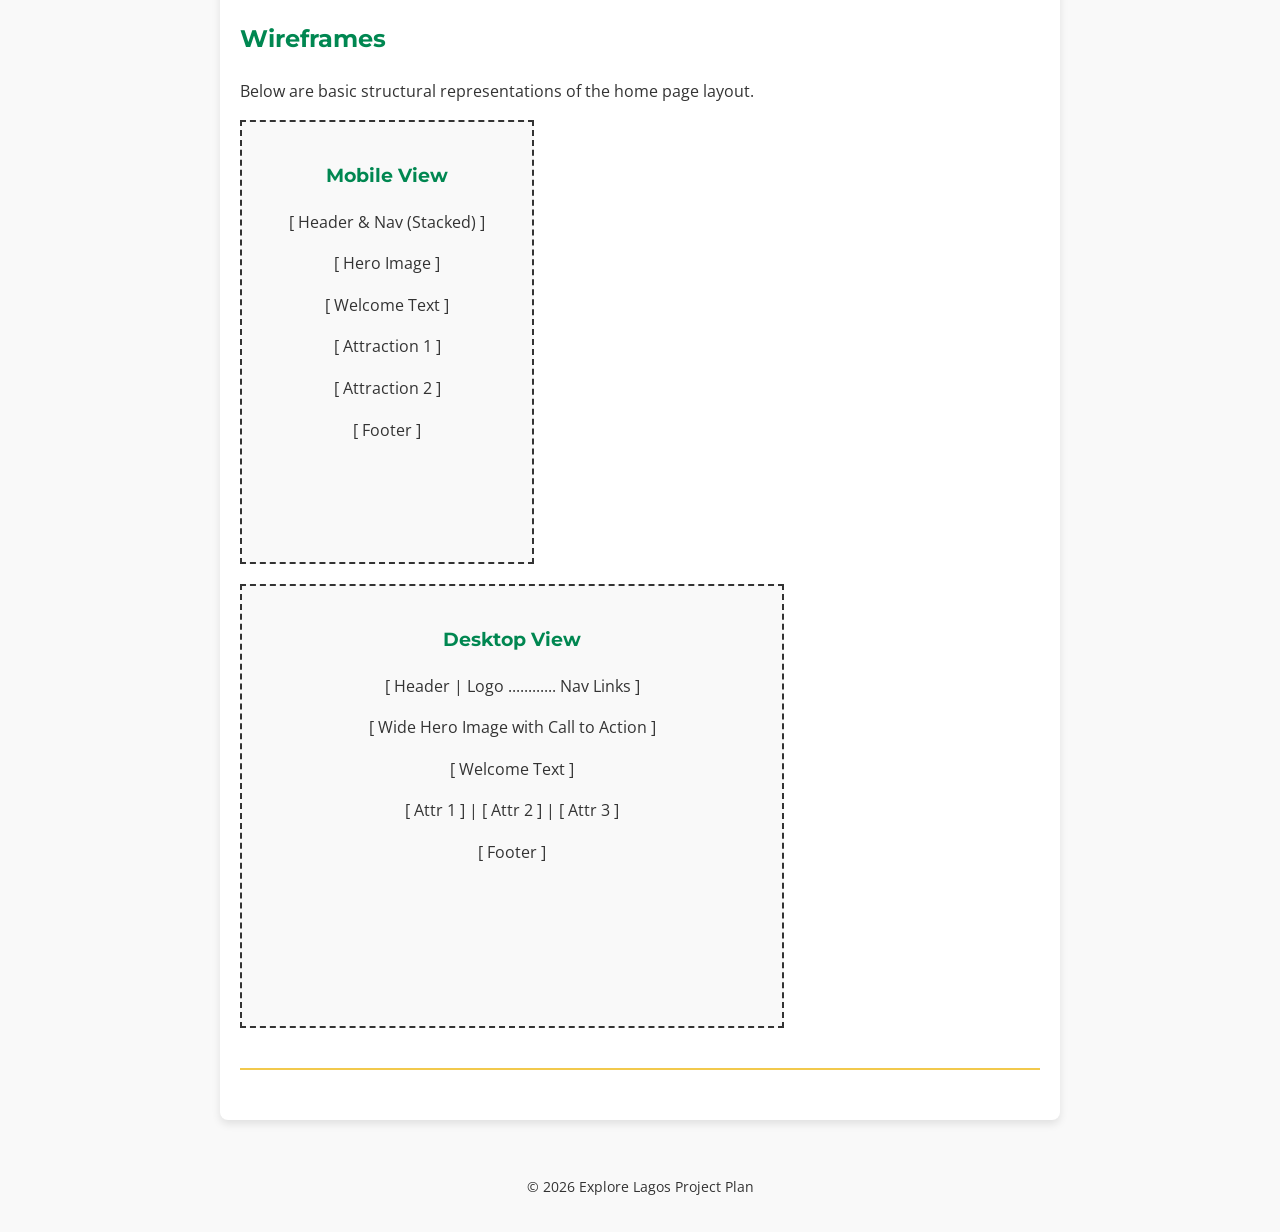
<file: project/siteplan.html>
<!DOCTYPE html>
<html lang="en">
<head>
    <meta charset="UTF-8">
    <meta name="viewport" content="width=device-width, initial-scale=1.0">
    
    <meta name="description" content="Website planning document and site review for the Explore Lagos city guide project.">
    <meta name="author" content="Naomi Oginni"> <title>Site Plan - Explore Lagos Review</title>
    
    <link rel="preconnect" href="https://fonts.googleapis.com">
    <link rel="preconnect" href="https://fonts.gstatic.com" crossorigin>
    <link href="https://fonts.googleapis.com/css2?family=Montserrat:wght@700&family=Open+Sans:wght@400;600&display=swap" rel="stylesheet">

    <link rel="stylesheet" href="siteplan.css">
</head>
<body>

    <header>
        <h1>Site Plan: Explore Lagos</h1>
    </header>

    <main>
        <section>
            <h2>Site Name</h2>
            <p><strong>Name:</strong> Explore Lagos</p>
            <p><strong>Reason:</strong> This name is simple, action-oriented, and immediately tells the visitor the purpose of the website. It is easy to remember for tourists planning a trip.</p>
            <p><strong>Optional Domain:</strong> explore-lagos-guide.com</p>
        </section>

        <section>
            <h2>Site Purpose</h2>
            <p>The site serves as a digital weekend guide for visitors to Lagos, Nigeria. It provides curated recommendations for top attractions, authentic local dining, and practical transportation tips to help tourists navigate the city safely and enjoyably. It will also feature an interactive packing list built with JavaScript.</p>
        </section>

        <section>
            <h2>Scenarios</h2>
            <p>These are questions our target audience (tourists and weekend visitors) will be asking when they arrive on the site:</p>
            <ul>
                <li>What are the best places to eat authentic Nigerian food near Victoria Island?</li>
                <li>How do I safely navigate transportation from the airport to my hotel?</li>
                <li>What essential items should I pack for a weekend trip during the rainy season?</li>
            </ul>
        </section>

        <section>
            <h2>Color Schema</h2>
            <p>The colors are inspired by the Nigerian flag (Green) and the vibrant, sunny energy of the city (Gold). Notice that this site plan document is styled using these exact colors.</p>
            <div class="color-swatches">
                <div class="swatch primary">Primary<br>#008751</div>
                <div class="swatch secondary">Secondary<br>#F2C94C</div>
                <div class="swatch bg">Background<br>#F9F9F9</div>
                <div class="swatch text">Text<br>#333333</div>
            </div>
            <ul>
                <li><strong>Primary (Deep Green):</strong> Used for the header background, major headings, and primary buttons.</li>
                <li><strong>Secondary (Golden Yellow):</strong> Used for accents, section dividers, and hover effects on links.</li>
                <li><strong>Background (Off-White):</strong> Used for the main body background to keep the site looking clean without the harshness of pure white.</li>
                <li><strong>Text (Dark Charcoal):</strong> Used for all paragraph text to ensure high contrast and readability.</li>
            </ul>
        </section>

        <section>
            <h2>Typography</h2>
            <p>We are using two Google Fonts for a clean, modern look. These fonts are actively applied to this document.</p>
            <ul>
                <li><strong>Heading Font:</strong> 'Montserrat', sans-serif. Applied to h1, h2, and h3 elements for a bold, structural look.</li>
                <li><strong>Body Font:</strong> 'Open Sans', sans-serif. Applied to all paragraphs and lists for excellent readability on small screens.</li>
            </ul>
        </section>

        <section>
            <h2>Wireframes</h2>
            <p>Below are basic structural representations of the home page layout.</p>
            <div class="wireframe-container">
                <div class="wireframe-box mobile-view">
                    <h3>Mobile View</h3>
                    <p>[ Header & Nav (Stacked) ]</p>
                    <p>[ Hero Image ]</p>
                    <p>[ Welcome Text ]</p>
                    <p>[ Attraction 1 ]</p>
                    <p>[ Attraction 2 ]</p>
                    <p>[ Footer ]</p>
                </div>
                <div class="wireframe-box desktop-view">
                    <h3>Desktop View</h3>
                    <p>[ Header | Logo ............ Nav Links ]</p>
                    <p>[ Wide Hero Image with Call to Action ]</p>
                    <p>[ Welcome Text ]</p>
                    <p>[ Attr 1 ] | [ Attr 2 ] | [ Attr 3 ]</p>
                    <p>[ Footer ]</p>
                </div>
            </div>
        </section>
    </main>

    <footer>
        <p>&copy; 2026 Explore Lagos Project Plan</p>
    </footer>

</body>
</html>
</file>
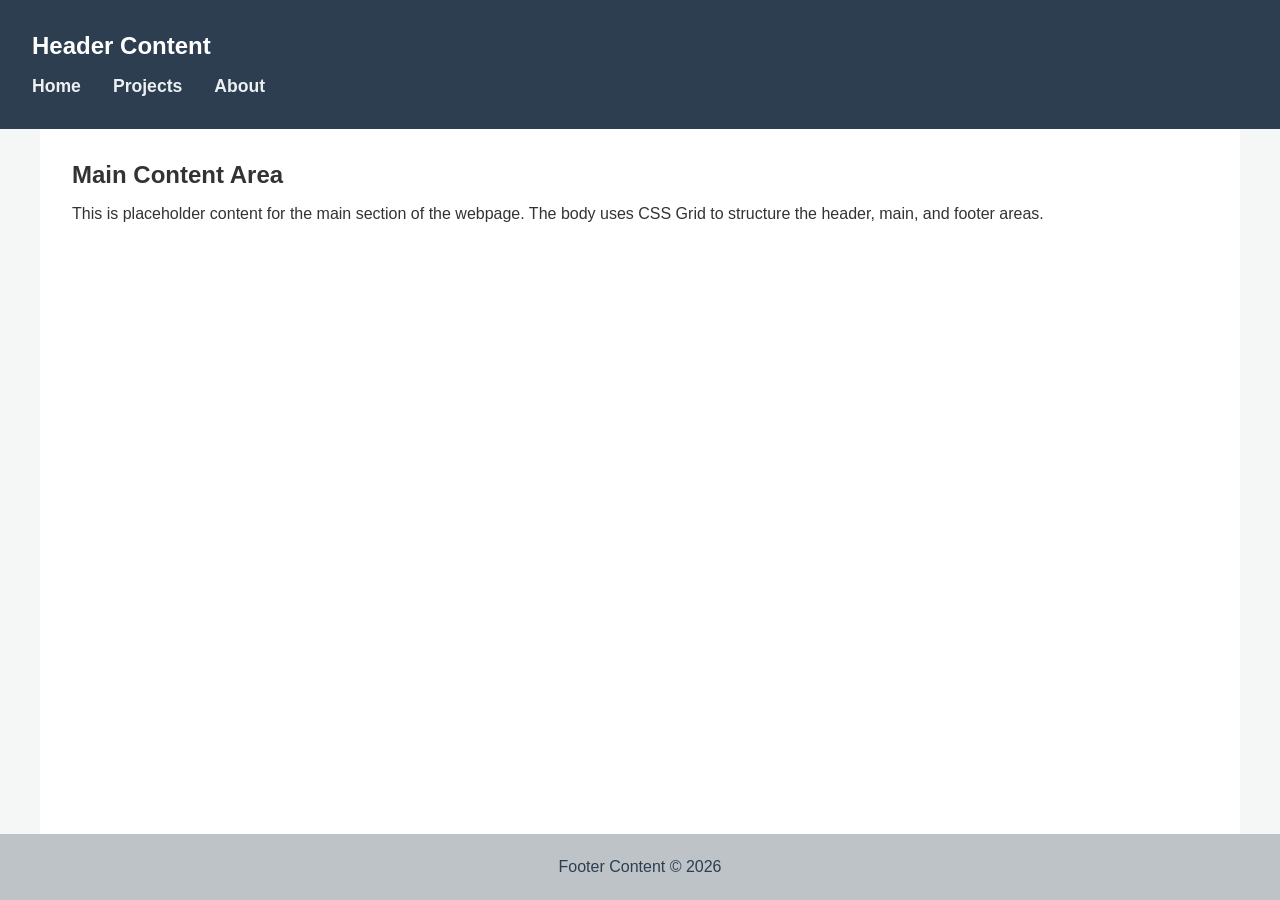
<file: week01/basic-layout.html>
<!DOCTYPE html>
<html lang="en">
<head>
    <meta charset="UTF-8">
    <meta name="viewport" content="width=device-width, initial-scale=1.0">
    <title>Naomi Oginni - WDD 131</title>
    <link rel="stylesheet" href="styles/layout.css">
</head>
<body>
    <header>
        <h2>Header Content</h2>
        <nav>
            <a href="#">Home</a>
            <a href="#">Projects</a>
            <a href="#">About</a>
        </nav>
    </header>

    <main>
        <h2>Main Content Area</h2>
        <p>This is placeholder content for the main section of the webpage. The body uses CSS Grid to structure the header, main, and footer areas.</p>
    </main>

    <footer>
        <p>Footer Content &copy; 2026</p>
    </footer>
</body>
</html>
</file>
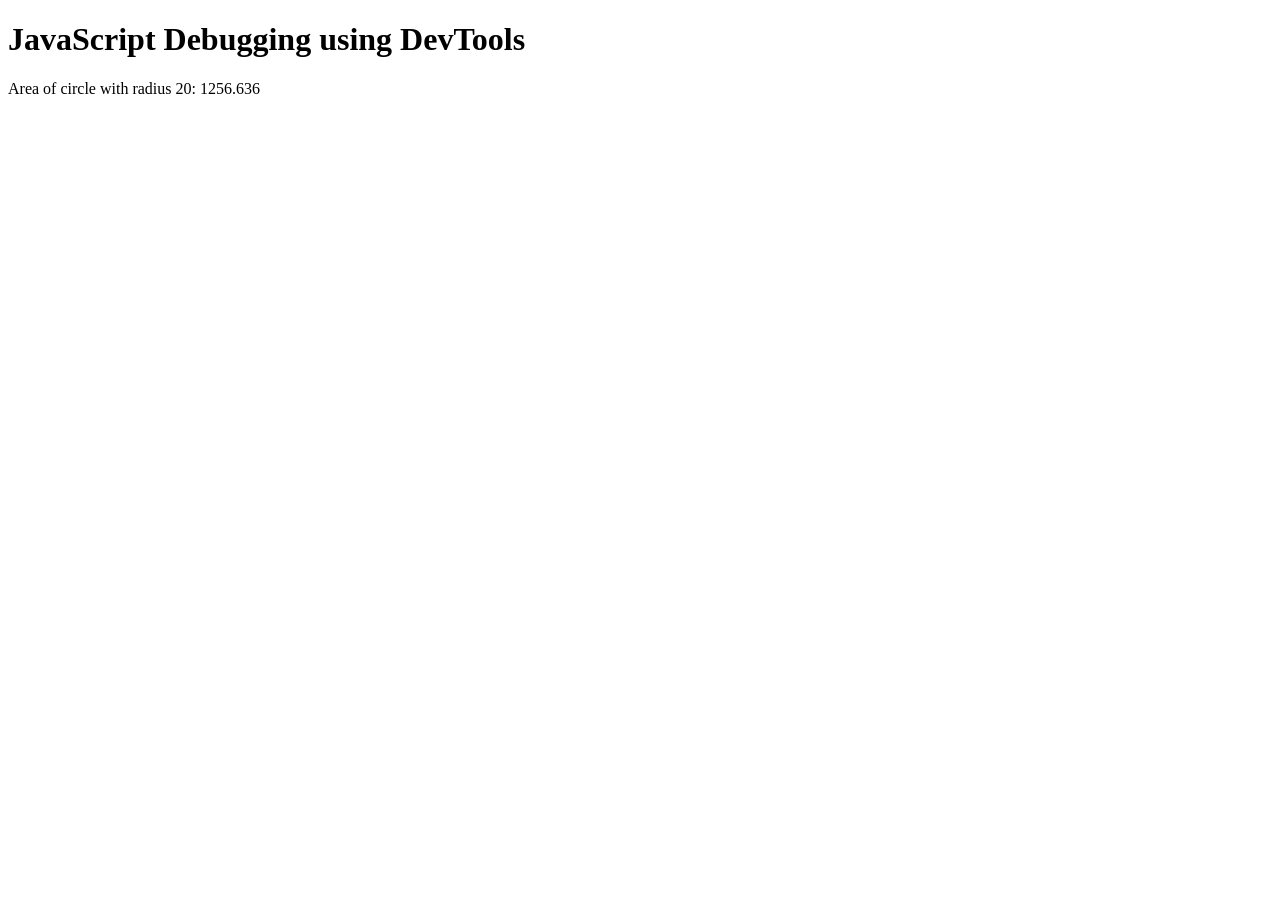
<file: week02/debugging.html>
<!DOCTYPE html>
<html lang="en">
<head>
    <meta charset="UTF-8">
    <meta name="viewport" content="width=device-width, initial-scale=1.0">
    <title>Debugging Activity</title>
    <!-- Script referenced with defer so it loads after the HTML -->
    <script src="scripts/debugging.js" defer></script>
</head>
<body>
    <h1>JavaScript Debugging using DevTools</h1>
    <p>Area of circle with radius <span id="radius"></span>: <span id="area"></span></p>
</body>
</html>
</file>
<file: styles/base.css>
/* === CSS Variables === */
:root {
  --color-primary: #1e3a5f;
  --color-primary-dark: #152a45;
  --color-accent: #c8a84b;
  --color-accent-light: #e0c97a;
  --color-bg: #f5f5f0;
  --color-white: #ffffff;
  --color-text: #2c2c2c;
  --color-text-light: #555555;
  --color-card-border: #d0d0c8;
  --font-display: 'Playfair Display', Georgia, serif;
  --font-body: 'Source Sans 3', Arial, sans-serif;
  --max-width: 960px;
  --shadow: 0 2px 12px rgba(0,0,0,0.1);
}

/* === Reset & Base === */
*, *::before, *::after {
  box-sizing: border-box;
  margin: 0;
  padding: 0;
}

body {
  font-family: var(--font-body);
  background-color: var(--color-bg);
  color: var(--color-text);
  font-size: 1rem;
  line-height: 1.65;
  min-height: 100vh;
  display: flex;
  flex-direction: column;
}

/* === Header === */
header {
  background-color: var(--color-primary);
  color: var(--color-white);
  text-align: center;
}

#course-title {
  display: block;
  font-family: var(--font-display);
  font-size: 1.2rem;
  font-weight: 700;
  letter-spacing: 0.04em;
  padding: 0.6rem 1rem;
  color: var(--color-white);
  background-color: var(--color-primary-dark);
}

/* === Navigation === */
nav {
  display: flex;
  justify-content: space-around;
  align-items: center;
  background-color: var(--color-primary);
  padding: 0;
}

nav a {
  color: var(--color-white);
  text-decoration: none;
  font-family: var(--font-body);
  font-size: 0.95rem;
  font-weight: 400;
  padding: 0.75rem 1.5rem;
  transition: background-color 0.25s ease, color 0.25s ease;
  letter-spacing: 0.02em;
}

nav a:hover,
nav a:focus {
  background-color: var(--color-accent);
  color: var(--color-primary-dark);
  outline: none;
}

/* === Main === */
main {
  max-width: var(--max-width);
  width: 100%;
  margin: 2rem auto;
  padding: 0 1.5rem;
  flex: 1;
}

main h1 {
  font-family: var(--font-display);
  font-size: 2.6rem;
  font-weight: 400;
  text-align: center;
  color: var(--color-text);
  margin-bottom: 1.8rem;
  letter-spacing: 0.02em;
}

/* === Cards Grid === */
.cards-grid {
  display: grid;
  grid-template-columns: 2fr 1fr;
  gap: 1.5rem;
  align-items: stretch;
}

/* === Card === */
.card {
  background-color: var(--color-white);
  border: 1px solid var(--color-card-border);
  border-radius: 6px;
  overflow: hidden;
  box-shadow: var(--shadow);
  display: flex;
  flex-direction: column;
}

.card h2 {
  font-family: var(--font-body);
  font-size: 1rem;
  font-weight: 700;
  text-align: center;
  background-color: var(--color-primary);
  color: var(--color-white);
  padding: 0.65rem 1rem;
  letter-spacing: 0.05em;
  text-transform: uppercase;
}

.card-body {
  flex: 1;
  padding: 1.25rem;
}

/* === About Top (bio + photo) === */
.about-top {
  display: flex;
  gap: 1rem;
  align-items: flex-start;
  margin-bottom: 1.25rem;
}

.about-top p {
  flex: 1;
  font-size: 0.95rem;
  color: var(--color-text);
}

.about-top img {
  width: 120px;
  height: 150px;
  object-fit: cover;
  border-radius: 4px;
  flex-shrink: 0;
  border: 2px solid var(--color-card-border);
}

/* === Location Section === */
.location-section {
  border-top: 1px solid var(--color-card-border);
  padding-top: 1rem;
}

.location-section h3 {
  font-family: var(--font-display);
  font-size: 1.05rem;
  font-weight: 700;
  text-align: center;
  margin-bottom: 0.9rem;
  color: var(--color-text);
}

.location-info {
  display: flex;
  gap: 1rem;
  align-items: flex-start;
}

.location-info figure {
  text-align: center;
  flex-shrink: 0;
}

.location-info figure img {
  width: 120px;
  height: 80px;
  object-fit: cover;
  border: 1px solid var(--color-card-border);
  border-radius: 3px;
  display: block;
}

.location-info figcaption {
  font-size: 0.8rem;
  font-style: italic;
  color: var(--color-text-light);
  margin-top: 0.3rem;
  text-align: center;
}

.location-info p {
  font-size: 0.93rem;
  color: var(--color-text);
  flex: 1;
}

/* === Resources List === */
.resources-list {
  list-style: disc;
  padding-left: 1.4rem;
}

.resources-list li {
  margin-bottom: 0.5rem;
}

.resources-list a {
  color: var(--color-primary);
  text-decoration: none;
  font-size: 0.95rem;
  transition: color 0.2s ease;
}

.resources-list a:hover,
.resources-list a:focus {
  color: var(--color-accent);
  text-decoration: underline;
}

/* === Footer === */
footer {
  background-color: var(--color-primary);
  color: var(--color-white);
  text-align: center;
  padding: 1rem 1.5rem;
  font-size: 0.9rem;
  margin-top: auto;
}

footer p {
  margin: 0.2rem 0;
}

footer #lastModified {
  color: var(--color-accent-light);
  font-size: 0.85rem;
}

/* === Responsive === */
@media (max-width: 680px) {
  .cards-grid {
    grid-template-columns: 1fr;
  }

  main h1 {
    font-size: 1.9rem;
  }

  .about-top {
    flex-direction: column;
  }

  .about-top img {
    width: 100%;
    height: auto;
  }

  .location-info {
    flex-direction: column;
  }

  nav {
    flex-wrap: wrap;
  }

  nav a {
    padding: 0.6rem 1rem;
    font-size: 0.88rem;
  }
}
</file>
<file: styles/form.css>
/* ============================================================
   form.css – Product Review Form  (Mobile-first)
   Deep plum & warm cream color scheme
   ============================================================ */

/* ---------- CSS Custom Properties ---------- */
:root {
  --clr-primary:     #3b0a45;
  --clr-primary-lt:  #5c1a6e;
  --clr-accent:      #9b4dca;
  --clr-accent-lt:   #c89be0;
  --clr-bg:          #f5f0f7;
  --clr-surface:     #ffffff;
  --clr-border:      #d5c3e0;
  --clr-text:        #1e0a2e;
  --clr-muted:       #7a5c8a;
  --clr-optional:    #7a5c8a;
  --clr-footer-bg:   #1e0a2e;
  --clr-footer-txt:  #e8d5f5;
  --clr-star:        #c8960c;
  --clr-success:     #2e7d32;
  --clr-white:       #ffffff;
  --clr-gold:        #f0c040;
  --shadow-focus:    0 0 0 3px rgba(155, 77, 202, 0.15);
  
  --font-display:    'Playfair Display', serif;
  --font-body:       'Source Sans 3', sans-serif;
  --radius:          8px;
  --shadow:          0 4px 20px rgba(59, 10, 69, 0.12);
  --transition:      0.2s ease;
}

/* ---------- Reset ---------- */
*, *::before, *::after {
  box-sizing: border-box;
  margin: 0;
  padding: 0;
}

html { scroll-behavior: smooth; }

body {
  font-family: var(--font-body);
  background-color: var(--clr-bg);
  color: var(--clr-text);
  min-height: 100vh;
  display: flex;
  flex-direction: column;
  line-height: 1.6;
}

/* ---------- Header ---------- */
header {
  background-color: var(--clr-primary);
  color: var(--clr-white);
  text-align: center;
  padding: 1.5rem 1.25rem;
}

header h1 {
  font-family: var(--font-display);
  font-size: 2rem;
  letter-spacing: 0.04em;
  font-weight: 700;
}

/* ---------- Main ---------- */
main {
  flex: 1;
  max-width: 700px;
  width: 100%;
  margin: 0 auto;
  padding: 2rem 1rem 3rem;
}

/* ---------- Form ---------- */
form {
  background: var(--clr-surface);
  border-radius: var(--radius);
  box-shadow: var(--shadow);
  padding: 1.75rem 1.5rem;
  border: 1px solid var(--clr-border);
}

/* ---------- Form Groups ---------- */
.form-group {
  margin-bottom: 1.5rem;
}

.form-group:last-child {
  margin-bottom: 0;
}

/* ---------- Labels ---------- */
label {
  display: block;
  font-weight: 600;
  font-size: 0.95rem;
  color: var(--clr-text);
  margin-bottom: 0.45rem;
}

.optional {
  font-weight: 400;
  font-size: 0.82rem;
  color: var(--clr-optional);
  margin-left: 0.3rem;
}

/* ---------- Inputs, Select, Textarea ---------- */
input[type="text"],
input[type="date"],
select,
textarea {
  width: 100%;
  padding: 0.65rem 0.85rem;
  border: 1.5px solid var(--clr-border);
  border-radius: var(--radius);
  font-family: var(--font-body);
  font-size: 0.95rem;
  color: var(--clr-text);
  background: var(--clr-surface);
  transition: border-color var(--transition), box-shadow var(--transition);
  appearance: auto;
}

input[type="text"]:focus,
input[type="date"]:focus,
select:focus,
textarea:focus {
  outline: none;
  border-color: var(--clr-accent);
  box-shadow: var(--shadow-focus);
}

textarea {
  resize: vertical;
  min-height: 120px;
}

/* ---------- Fieldsets ---------- */
fieldset {
  border: none;
  padding: 0;
  margin: 0;
}

legend {
  font-weight: 600;
  font-size: 0.95rem;
  color: var(--clr-text);
  margin-bottom: 0.75rem;
  line-height: 1.4;
}

legend em {
  font-weight: 400;
  color: var(--clr-muted);
  font-style: italic;
  font-size: 0.85rem;
}

/* ---------- Star Rating ---------- */
.star-rating {
  display: flex;
  gap: 0.5rem;
  flex-wrap: wrap;
}

.star-option {
  display: flex;
  flex-direction: column;
  align-items: center;
  gap: 0.25rem;
}

.star-option label {
  font-size: 1rem;
  color: var(--clr-star);
  cursor: pointer;
  letter-spacing: -1px;
  margin-bottom: 0;
  transition: transform var(--transition);
}

.star-option label:hover {
  transform: scale(1.15);
}

.star-option input[type="radio"] {
  width: 1.1rem;
  height: 1.1rem;
  accent-color: var(--clr-accent);
  cursor: pointer;
}

/* ---------- Checkboxes ---------- */
.checkbox-group {
  display: flex;
  flex-direction: column;
  gap: 0.55rem;
  margin-top: 0.25rem;
}

.checkbox-item {
  display: flex;
  align-items: center;
  gap: 0.65rem;
}

.checkbox-item input[type="checkbox"] {
  width: 1.2rem;
  height: 1.2rem;
  accent-color: var(--clr-accent);
  cursor: pointer;
  flex-shrink: 0;
}

.checkbox-item label {
  font-weight: 600;
  font-size: 0.93rem;
  cursor: pointer;
  color: var(--clr-text);
  margin-bottom: 0;
}

/* ---------- Submit Button ---------- */
input[type="submit"] {
  width: 100%;
  padding: 0.85rem;
  background-color: var(--clr-primary);
  color: var(--clr-white);
  border: none;
  border-radius: var(--radius);
  font-family: var(--font-display);
  font-size: 1.1rem;
  font-weight: 700;
  letter-spacing: 0.04em;
  cursor: pointer;
  transition: background var(--transition), transform var(--transition);
}

input[type="submit"]:hover,
input[type="submit"]:focus-visible {
  background-color: var(--clr-primary-lt);
  transform: translateY(-2px);
  outline: none;
}

/* ---------- Footer ---------- */
footer {
  background-color: var(--clr-footer-bg);
  color: var(--clr-footer-txt);
  text-align: center;
  padding: 1rem 1.25rem;
  font-size: 0.85rem;
  line-height: 1.9;
}

footer p:last-child {
  color: var(--clr-gold);
  font-weight: 700;
}

/* ============================================================
   CONFIRMATION PAGE STYLES
   ============================================================ */
.confirmation-page main {
  display: flex;
  align-items: center;
  justify-content: center;
  padding: 3rem 1rem;
}

.confirmation-card {
  background: var(--clr-surface);
  border-radius: var(--radius);
  box-shadow: var(--shadow);
  border: 1px solid var(--clr-border);
  padding: 2.5rem 2rem;
  text-align: center;
  max-width: 480px;
  width: 100%;
  animation: fadeUp 0.5s ease both;
}

@keyframes fadeUp {
  from { opacity: 0; transform: translateY(20px); }
  to   { opacity: 1; transform: translateY(0); }
}

.checkmark {
  width: 64px;
  height: 64px;
  background: var(--clr-success);
  color: var(--clr-white);
  border-radius: 50%;
  display: flex;
  align-items: center;
  justify-content: center;
  font-size: 2rem;
  margin: 0 auto 1.25rem;
}

.confirmation-card h2 {
  font-family: var(--font-display);
  font-size: 1.8rem;
  color: var(--clr-primary);
  margin-bottom: 0.5rem;
}

.confirm-msg {
  color: var(--clr-muted);
  font-size: 0.95rem;
  margin-bottom: 1.5rem;
}

.review-counter {
  background: var(--clr-bg);
  border: 1.5px solid var(--clr-border);
  border-radius: var(--radius);
  padding: 1rem 1.5rem;
  margin-bottom: 1.5rem;
  display: flex;
  flex-direction: column;
  align-items: center;
  gap: 0.25rem;
}

.counter-label {
  font-size: 0.82rem;
  text-transform: uppercase;
  letter-spacing: 0.08em;
  color: var(--clr-muted);
  font-weight: 600;
}

.counter-number {
  font-family: var(--font-display);
  font-size: 2.5rem;
  color: var(--clr-primary);
  font-weight: 700;
  line-height: 1;
}

.back-btn {
  display: inline-block;
  background: var(--clr-primary);
  color: var(--clr-white);
  text-decoration: none;
  padding: 0.7rem 1.75rem;
  border-radius: var(--radius);
  font-weight: 600;
  font-size: 0.95rem;
  transition: background var(--transition), transform var(--transition);
}

.back-btn:hover {
  background: var(--clr-primary-lt);
  transform: translateY(-2px);
}

/* ============================================================
   MEDIA QUERY – Larger screens (≥ 600px)
   ============================================================ */
@media (min-width: 600px) {
  header h1 { font-size: 2.5rem; }

  form { padding: 2.5rem 2rem; }

  .star-rating { gap: 1rem; }

  .star-option label { font-size: 1.1rem; }

  .checkbox-group {
    display: grid;
    grid-template-columns: 1fr 1fr;
    gap: 0.65rem;
  }
}
</file>
<file: styles/place.css>
/* ============================================================
   place.css  –  Nigeria Country Page (Mobile-first)
   Colors inspired by Nigeria's flag: green & white
   ============================================================ */

/* ---------- CSS Custom Properties ---------- */
:root {
  --clr-green:       #008751;   /* Nigeria flag green */
  --clr-green-dark:  #005c37;
  --clr-green-light: #e6f5ee;
  --clr-gold:        #c8960c;
  --clr-white:       #ffffff;
  --clr-bg:          #f4f9f6;
  --clr-text:        #1a2e22;
  --clr-text-muted:  #5a7a65;
  --clr-footer-bg:   #00401a;
  --clr-footer-txt:  #d4edda;
  --clr-card-border: #b8ddc8;
  --font-display:    'Playfair Display', serif;
  --font-body:       'Source Sans 3', sans-serif;
  --radius:          10px;
  --shadow:          0 4px 20px rgba(0, 135, 81, 0.12);
  --transition:      0.25s ease;
}

/* ---------- Reset ---------- */
*, *::before, *::after {
  box-sizing: border-box;
  margin: 0;
  padding: 0;
}

html { scroll-behavior: smooth; }

body {
  font-family: var(--font-body);
  background-color: var(--clr-bg);
  color: var(--clr-text);
  min-height: 100vh;
  display: flex;
  flex-direction: column;
  font-size: 1rem;
  line-height: 1.7;
}

/* ---------- Header ---------- */
header {
  background-color: var(--clr-green);
  color: var(--clr-white);
  padding: 1.5rem 1.25rem 1.2rem;
  text-align: center;
  position: relative;
  overflow: hidden;
}

header::before {
  content: '';
  position: absolute;
  inset: 0;
  background: repeating-linear-gradient(
    45deg,
    rgba(255,255,255,0.03) 0px,
    rgba(255,255,255,0.03) 2px,
    transparent 2px,
    transparent 12px
  );
}

.header-inner {
  position: relative;
  z-index: 1;
}

.site-title {
  font-family: var(--font-display);
  font-size: 2.8rem;
  font-weight: 900;
  letter-spacing: 0.04em;
  line-height: 1.1;
  text-shadow: 0 2px 8px rgba(0,0,0,0.2);
}

.site-subtitle {
  font-size: 0.95rem;
  letter-spacing: 0.18em;
  text-transform: uppercase;
  color: rgba(255,255,255,0.85);
  margin-top: 0.4rem;
  font-weight: 300;
}

/* ---------- Hero ---------- */
.hero {
  position: relative;
  width: 100%;
  max-height: 320px;
  overflow: hidden;
}

.hero-img {
  width: 100%;
  height: 320px;
  object-fit: cover;
  display: block;
}

.hero-overlay {
  position: absolute;
  bottom: 0;
  left: 0;
  right: 0;
  background: linear-gradient(transparent, rgba(0,65,26,0.75));
  padding: 1.5rem 1.25rem 1rem;
}

.hero-tagline {
  color: rgba(255,255,255,0.92);
  font-size: 0.85rem;
  letter-spacing: 0.12em;
  text-align: center;
  font-weight: 300;
}

/* ---------- Main ---------- */
main {
  flex: 1;
  max-width: 1000px;
  width: 100%;
  margin: 0 auto;
  padding: 2rem 1.1rem 3rem;
}

/* ---------- Content Grid (mobile: single column) ---------- */
.content-grid {
  display: grid;
  grid-template-columns: 1fr;
  gap: 1.5rem;
}

/* ---------- Cards ---------- */
.card {
  background: var(--clr-white);
  border-radius: var(--radius);
  border: 1px solid var(--clr-card-border);
  box-shadow: var(--shadow);
  padding: 1.5rem 1.4rem;
}

/* ---------- About Section ---------- */
.about h2 {
  font-family: var(--font-display);
  font-size: 1.5rem;
  color: var(--clr-green-dark);
  margin-bottom: 1rem;
  padding-bottom: 0.5rem;
  border-bottom: 3px solid var(--clr-green);
}

.about p {
  font-size: 0.95rem;
  color: var(--clr-text);
  margin-bottom: 0.9rem;
}

.facts {
  list-style: none;
  margin-top: 1.2rem;
  display: grid;
  grid-template-columns: 1fr 1fr;
  gap: 0.6rem 1rem;
}

.facts li {
  display: flex;
  flex-direction: column;
  background: var(--clr-green-light);
  border-radius: 6px;
  padding: 0.5rem 0.75rem;
  border-left: 3px solid var(--clr-green);
}

.facts .label {
  font-size: 0.72rem;
  text-transform: uppercase;
  letter-spacing: 0.08em;
  color: var(--clr-text-muted);
  font-weight: 600;
}

.facts .value {
  font-size: 0.92rem;
  font-weight: 600;
  color: var(--clr-green-dark);
}

/* ---------- Weather Section ---------- */
.weather h2.weather-heading {
  font-family: var(--font-display);
  font-size: 1.5rem;
  color: var(--clr-green-dark);
  margin-bottom: 1rem;
  padding-bottom: 0.5rem;
  border-bottom: 3px solid var(--clr-green);
}

/* Pseudo-element weather icon for large view (hidden on mobile) */
.weather h2.weather-heading::after {
  content: '⛅';
  display: none;
  margin-left: 0.5rem;
  font-size: 1.4rem;
}

/* SVG icon for mobile */
.weather-icon-mobile {
  display: flex;
  justify-content: center;
  margin-bottom: 1.2rem;
}

.weather-icon-mobile img {
  width: 72px;
  height: 72px;
}

.weather-details {
  display: flex;
  flex-direction: column;
  gap: 0.55rem;
}

.weather-row {
  display: flex;
  justify-content: space-between;
  align-items: center;
  padding: 0.5rem 0.75rem;
  border-radius: 6px;
  background: var(--clr-green-light);
  font-size: 0.92rem;
}

.weather-row.highlight {
  background: var(--clr-green);
  color: var(--clr-white);
}

.weather-row.highlight .w-label,
.weather-row.highlight .w-value {
  color: var(--clr-white);
}

.w-label {
  font-weight: 600;
  color: var(--clr-text-muted);
  font-size: 0.85rem;
  text-transform: uppercase;
  letter-spacing: 0.05em;
}

.w-value {
  font-weight: 600;
  color: var(--clr-green-dark);
}

/* ---------- Footer ---------- */
footer {
  background-color: var(--clr-footer-bg);
  color: var(--clr-footer-txt);
  text-align: center;
  padding: 1rem 1.25rem;
  font-size: 0.85rem;
  line-height: 1.9;
  font-family: var(--font-body);
}

footer p:last-child {
  color: #f0c040;
  font-weight: 700;
}

/* ============================================================
   MEDIA QUERY – Larger screens (≥ 768px)
   ============================================================ */
@media (min-width: 768px) {

  .site-title { font-size: 3.8rem; }

  .hero { max-height: 480px; }
  .hero-img { height: 480px; }

  .hero-tagline { font-size: 1rem; letter-spacing: 0.2em; }

  /* Two-column layout */
  .content-grid {
    grid-template-columns: 1.6fr 1fr;
    gap: 2rem;
    align-items: start;
  }

  .about h2,
  .weather h2.weather-heading {
    font-size: 1.8rem;
  }

  /* Show pseudo-element icon, hide SVG img */
  .weather h2.weather-heading::after {
    display: inline;
  }

  .weather-icon-mobile {
    display: none;
  }

  .facts {
    grid-template-columns: 1fr 1fr;
  }

  main {
    padding: 2.5rem 2rem 4rem;
  }
}
</file>
<file: styles/project.css>
/* project.css - Explore Lagos */

/* ===========================
   CSS Custom Properties
   =========================== */
:root {
    --primary:   #008751;  /* Nigerian Green */
    --secondary: #F2C94C;  /* Sunny Gold */
    --bg:        #F4F7F6;
    --text:      #333333;
    --card-bg:   #FFFFFF;
    --dark:      #1a1a1a;
    --muted:     #666666;
    --radius:    10px;
    --shadow-sm: 0 2px 8px rgba(0,0,0,0.08);
    --shadow-md: 0 6px 20px rgba(0,0,0,0.12);
    --shadow-lg: 0 12px 35px rgba(0,0,0,0.18);
    --transition: 0.3s ease;
}

/* ===========================
   Reset & Base
   =========================== */
*, *::before, *::after {
    box-sizing: border-box;
    margin: 0;
    padding: 0;
}

html {
    scroll-behavior: smooth;
}

body {
    font-family: 'Open Sans', sans-serif;
    background-color: var(--bg);
    color: var(--text);
    line-height: 1.7;
    font-size: 1rem;
}

img {
    max-width: 100%;
    display: block;
}

h1, h2, h3, h4 {
    font-family: 'Montserrat', sans-serif;
    color: var(--primary);
    line-height: 1.25;
}

a {
    color: var(--primary);
    text-decoration: none;
    transition: color var(--transition);
}

a:focus-visible {
    outline: 3px solid var(--secondary);
    outline-offset: 3px;
    border-radius: 3px;
}

/* ===========================
   Skip Link (Accessibility)
   =========================== */
.skip-link {
    position: absolute;
    top: -100%;
    left: 1rem;
    background: var(--secondary);
    color: var(--dark);
    padding: 0.5rem 1rem;
    border-radius: var(--radius);
    font-weight: 700;
    z-index: 9999;
    transition: top 0.2s;
}

.skip-link:focus {
    top: 1rem;
}

/* ===========================
   Header & Navigation
   =========================== */
header {
    background-color: var(--primary);
    box-shadow: 0 2px 10px rgba(0,0,0,0.15);
    position: sticky;
    top: 0;
    z-index: 100;
}

nav {
    display: flex;
    flex-direction: column;
    align-items: center;
    max-width: 1100px;
    margin: 0 auto;
    padding: 14px 20px;
    gap: 10px;
}

.logo {
    font-family: 'Montserrat', sans-serif;
    font-size: 1.5rem;
    font-weight: 700;
    color: var(--secondary);
    letter-spacing: 1px;
}

.links {
    display: flex;
    gap: 6px;
    flex-wrap: wrap;
    justify-content: center;
}

.links a {
    color: rgba(255,255,255,0.9);
    font-weight: 600;
    font-size: 0.9rem;
    padding: 6px 14px;
    border-radius: 20px;
    transition: background-color var(--transition), color var(--transition);
    letter-spacing: 0.3px;
}

.links a:hover,
.links a.active {
    background-color: var(--secondary);
    color: var(--dark);
}

/* ===========================
   Main Container
   =========================== */
main {
    max-width: 1100px;
    margin: 0 auto;
    padding: 0 20px 60px;
}

/* ===========================
   Hero Section
   =========================== */
@keyframes floatOrb {
    0%, 100% { transform: translateY(0) scale(1); }
    50%       { transform: translateY(-18px) scale(1.04); }
}

@keyframes fadeSlideUp {
    from { opacity: 0; transform: translateY(28px); }
    to   { opacity: 1; transform: translateY(0); }
}

@keyframes shimmer {
    0%   { background-position: -400px 0; }
    100% { background-position: 400px 0; }
}

.hero {
    background: linear-gradient(145deg, #005c36 0%, #008751 40%, #006b42 70%, #004d28 100%);
    color: white;
    text-align: center;
    padding: 110px 20px 100px;
    border-radius: 0 0 24px 24px;
    margin-bottom: 60px;
    position: relative;
    overflow: hidden;
}

/* Decorative floating orbs */
.hero::before {
    content: "";
    position: absolute;
    top: -60px;
    left: -80px;
    width: 320px;
    height: 320px;
    border-radius: 50%;
    background: radial-gradient(circle, rgba(242,201,76,0.18) 0%, transparent 70%);
    animation: floatOrb 7s ease-in-out infinite;
    pointer-events: none;
}

.hero::after {
    content: "";
    position: absolute;
    bottom: -80px;
    right: -60px;
    width: 380px;
    height: 380px;
    border-radius: 50%;
    background: radial-gradient(circle, rgba(242,201,76,0.12) 0%, transparent 70%);
    animation: floatOrb 9s ease-in-out infinite reverse;
    pointer-events: none;
}

/* Subtle diagonal pattern overlay */
.hero-inner {
    position: relative;
    z-index: 2;
    animation: fadeSlideUp 0.8s ease both;
}

/* Gold accent top bar */
.hero-accent-bar {
    display: inline-flex;
    align-items: center;
    gap: 10px;
    background: rgba(242,201,76,0.15);
    border: 1px solid rgba(242,201,76,0.4);
    border-radius: 30px;
    padding: 6px 18px;
    font-size: 0.82rem;
    font-family: 'Montserrat', sans-serif;
    font-weight: 700;
    letter-spacing: 1.5px;
    text-transform: uppercase;
    color: var(--secondary);
    margin-bottom: 22px;
}

.hero-accent-bar::before {
    content: "✦";
    font-size: 0.7rem;
}
.hero-accent-bar::after {
    content: "✦";
    font-size: 0.7rem;
}

.hero h1 {
    color: white;
    font-size: 2.8rem;
    text-transform: uppercase;
    letter-spacing: 5px;
    margin-bottom: 18px;
    text-shadow: 0 3px 12px rgba(0,0,0,0.35);
    line-height: 1.1;
}

/* Shimmer underline on the title */
.hero h1 span {
    display: inline-block;
    background: linear-gradient(
        90deg,
        white 0%,
        var(--secondary) 40%,
        white 60%,
        white 100%
    );
    background-size: 400px 100%;
    -webkit-background-clip: text;
    -webkit-text-fill-color: transparent;
    background-clip: text;
    animation: shimmer 3.5s linear infinite;
}

.hero p {
    font-size: 1.1rem;
    max-width: 560px;
    margin: 0 auto 32px;
    color: rgba(255,255,255,0.85);
    line-height: 1.75;
}

.hero-cta {
    display: inline-block;
    background-color: var(--secondary);
    color: var(--dark);
    font-family: 'Montserrat', sans-serif;
    font-weight: 700;
    font-size: 0.95rem;
    padding: 13px 32px;
    border-radius: 30px;
    letter-spacing: 0.5px;
    transition: transform var(--transition), box-shadow var(--transition);
    box-shadow: 0 4px 15px rgba(242,201,76,0.4);
}

.hero-cta:hover {
    transform: translateY(-2px);
    box-shadow: 0 8px 25px rgba(242,201,76,0.5);
    color: var(--dark);
}

/* ===========================
   Section Titles
   =========================== */
.section-title {
    text-align: center;
    font-size: 2rem;
    margin-bottom: 35px;
    position: relative;
    padding-bottom: 16px;
}

.section-title::after {
    content: "";
    display: block;
    width: 55px;
    height: 4px;
    background-color: var(--secondary);
    margin: 12px auto 0;
    border-radius: 2px;
}

/* ===========================
   Grid & Cards
   =========================== */
.grid {
    display: grid;
    grid-template-columns: 1fr;
    gap: 28px;
}

.card {
    background: var(--card-bg);
    border-radius: var(--radius);
    overflow: hidden;
    box-shadow: var(--shadow-sm);
    transition: transform var(--transition), box-shadow var(--transition);
}

.card:hover {
    transform: translateY(-6px);
    box-shadow: var(--shadow-lg);
}

.card img {
    width: 100%;
    height: 210px;
    object-fit: cover;
}

.card-content {
    padding: 20px 22px 24px;
}

.card-content h3 {
    font-size: 1.1rem;
    margin-bottom: 8px;
}

.card-content p {
    color: var(--muted);
    font-size: 0.93rem;
    line-height: 1.6;
}

/* Attractions page card (no nested card-content) */
.card > h2 {
    padding: 18px 20px 0;
    font-size: 1.15rem;
}

.card > p {
    padding: 10px 20px 22px;
    color: var(--muted);
    font-size: 0.93rem;
}

/* ===========================
   Quick Facts Strip (Home)
   =========================== */
.quick-facts {
    display: grid;
    grid-template-columns: repeat(2, 1fr);
    gap: 16px;
    margin-bottom: 60px;
}

.fact-item {
    background: var(--card-bg);
    border-radius: var(--radius);
    padding: 22px 18px;
    text-align: center;
    box-shadow: var(--shadow-sm);
    border-top: 3px solid var(--secondary);
}

.fact-item .fact-number {
    font-family: 'Montserrat', sans-serif;
    font-size: 2rem;
    font-weight: 700;
    color: var(--primary);
    display: block;
}

.fact-item .fact-label {
    font-size: 0.82rem;
    color: var(--muted);
    margin-top: 4px;
    text-transform: uppercase;
    letter-spacing: 0.5px;
}

/* ===========================
   Info Banner
   =========================== */
.info-banner {
    background: linear-gradient(135deg, var(--primary) 0%, #006640 100%);
    color: white;
    padding: 50px 40px;
    border-radius: var(--radius);
    text-align: center;
    box-shadow: 0 8px 25px rgba(0,135,81,0.3);
    position: relative;
    overflow: hidden;
}

.info-banner::before {
    content: "";
    position: absolute;
    top: -40px;
    right: -40px;
    width: 160px;
    height: 160px;
    border-radius: 50%;
    background: rgba(242,201,76,0.1);
}

.info-banner h2 {
    color: var(--secondary);
    font-size: 1.8rem;
    margin-bottom: 14px;
}

.info-banner p {
    color: rgba(255,255,255,0.88);
    max-width: 600px;
    margin: 0 auto 26px;
    line-height: 1.75;
}

.btn-outline {
    display: inline-block;
    border: 2px solid var(--secondary);
    color: var(--secondary);
    font-family: 'Montserrat', sans-serif;
    font-weight: 700;
    font-size: 0.9rem;
    padding: 11px 28px;
    border-radius: 30px;
    letter-spacing: 0.5px;
    transition: background-color var(--transition), color var(--transition);
}

.btn-outline:hover {
    background-color: var(--secondary);
    color: var(--dark);
}

/* ===========================
   Page Header (inner pages)
   =========================== */
.page-header {
    background: linear-gradient(135deg, var(--primary) 0%, #005f38 100%);
    color: white;
    text-align: center;
    padding: 60px 20px 50px;
    border-radius: 0 0 20px 20px;
    margin-bottom: 50px;
}

.page-header h1 {
    color: white;
    font-size: 2.2rem;
    letter-spacing: 2px;
    text-transform: uppercase;
    margin-bottom: 10px;
}

.page-header p {
    color: rgba(255,255,255,0.85);
    max-width: 540px;
    margin: 0 auto;
}

/* ===========================
   Attractions Page – Badge
   =========================== */
.attraction-badge {
    display: inline-block;
    background-color: var(--secondary);
    color: var(--dark);
    font-size: 0.72rem;
    font-weight: 700;
    font-family: 'Montserrat', sans-serif;
    text-transform: uppercase;
    letter-spacing: 0.8px;
    padding: 3px 10px;
    border-radius: 20px;
    margin: 16px 20px 0;
}

/* ===========================
   Planning Page
   =========================== */
.planning-grid {
    display: grid;
    grid-template-columns: 1fr;
    gap: 30px;
}

/* --- Packing Widget --- */
.js-widget {
    background: var(--card-bg);
    border-radius: var(--radius);
    padding: 28px;
    box-shadow: var(--shadow-sm);
}

.js-widget h2 {
    margin-bottom: 6px;
}

.js-widget > p {
    color: var(--muted);
    font-size: 0.9rem;
    margin-bottom: 20px;
}

#packing-list {
    display: flex;
    flex-direction: column;
    gap: 8px;
    margin-bottom: 16px;
}

.list-item {
    display: flex;
    align-items: center;
    gap: 12px;
    background: var(--bg);
    padding: 10px 14px;
    border-radius: 8px;
    border-left: 3px solid var(--primary);
    transition: background-color var(--transition);
}

.list-item:has(input:checked) {
    border-left-color: #ccc;
    background: #f0f0f0;
}

.list-item input[type="checkbox"] {
    width: 18px;
    height: 18px;
    accent-color: var(--primary);
    cursor: pointer;
    flex-shrink: 0;
}

.list-item span {
    font-size: 0.95rem;
    transition: color var(--transition);
}

.packed {
    text-decoration: line-through;
    color: #aaa;
}

.packing-progress {
    font-size: 0.85rem;
    color: var(--muted);
    margin-bottom: 16px;
    font-weight: 600;
}

.packing-progress span {
    color: var(--primary);
}

.add-item-row {
    display: flex;
    gap: 10px;
    margin-top: 16px;
}

.add-item-row input[type="text"] {
    flex: 1;
    padding: 10px 14px;
    border: 2px solid #ddd;
    border-radius: 8px;
    font-family: 'Open Sans', sans-serif;
    font-size: 0.9rem;
    transition: border-color var(--transition);
}

.add-item-row input[type="text"]:focus {
    outline: none;
    border-color: var(--primary);
}

.add-item-row button,
#add-btn {
    background-color: var(--primary);
    color: white;
    border: none;
    padding: 10px 20px;
    border-radius: 8px;
    font-family: 'Montserrat', sans-serif;
    font-weight: 700;
    font-size: 0.88rem;
    cursor: pointer;
    transition: background-color var(--transition), transform var(--transition);
    white-space: nowrap;
}

.add-item-row button:hover,
#add-btn:hover {
    background-color: #006640;
    transform: translateY(-1px);
}

/* --- Form --- */
.form-container {
    background: var(--card-bg);
    border-radius: var(--radius);
    padding: 28px;
    box-shadow: var(--shadow-sm);
}

.form-container h2 {
    margin-bottom: 6px;
}

.form-container > p {
    color: var(--muted);
    font-size: 0.9rem;
    margin-bottom: 22px;
}

form {
    display: flex;
    flex-direction: column;
    gap: 14px;
}

form label {
    font-size: 0.85rem;
    font-weight: 600;
    color: var(--text);
    margin-bottom: -8px;
    letter-spacing: 0.3px;
}

form input[type="text"],
form input[type="email"],
form textarea,
form select {
    padding: 11px 14px;
    border: 2px solid #e0e0e0;
    border-radius: 8px;
    font-family: 'Open Sans', sans-serif;
    font-size: 0.95rem;
    color: var(--text);
    transition: border-color var(--transition), box-shadow var(--transition);
    background: white;
    width: 100%;
}

form input:focus,
form textarea:focus,
form select:focus {
    outline: none;
    border-color: var(--primary);
    box-shadow: 0 0 0 3px rgba(0,135,81,0.12);
}

form textarea {
    resize: vertical;
    min-height: 110px;
}

form button[type="submit"] {
    background-color: var(--primary);
    color: white;
    border: none;
    padding: 13px 28px;
    border-radius: 8px;
    font-family: 'Montserrat', sans-serif;
    font-weight: 700;
    font-size: 0.95rem;
    cursor: pointer;
    transition: background-color var(--transition), transform var(--transition);
    align-self: flex-start;
}

form button[type="submit"]:hover {
    background-color: #006640;
    transform: translateY(-1px);
}

.form-success {
    background: #e8f5ee;
    border: 1px solid #a8d5b5;
    color: #1a6636;
    padding: 14px 18px;
    border-radius: 8px;
    font-size: 0.9rem;
    display: none;
}

/* ===========================
   Tips Section (Planning)
   =========================== */
.tips-section {
    margin-top: 50px;
}

.tips-grid {
    display: grid;
    grid-template-columns: 1fr;
    gap: 16px;
}

.tip-card {
    background: var(--card-bg);
    border-radius: var(--radius);
    padding: 20px;
    box-shadow: var(--shadow-sm);
    display: flex;
    align-items: flex-start;
    gap: 16px;
    border-left: 4px solid var(--secondary);
}

.tip-icon {
    font-size: 1.6rem;
    flex-shrink: 0;
    line-height: 1;
    margin-top: 2px;
}

.tip-card h3 {
    font-size: 1rem;
    margin-bottom: 4px;
}

.tip-card p {
    font-size: 0.87rem;
    color: var(--muted);
    line-height: 1.6;
}

/* ===========================
   Footer
   =========================== */
footer {
    background-color: var(--dark);
    color: #ccc;
    text-align: center;
    padding: 30px 20px;
    margin-top: 0;
    font-size: 0.9rem;
    line-height: 2;
}

footer a {
    color: var(--secondary);
    font-weight: 600;
}

footer a:hover {
    text-decoration: underline;
}

/* ===========================
   Highlights Section
   =========================== */
.highlights {
    margin-bottom: 60px;
}

/* ===========================
   Responsive – Tablet & Up
   =========================== */
@media (min-width: 600px) {
    .quick-facts {
        grid-template-columns: repeat(4, 1fr);
    }

    .tips-grid {
        grid-template-columns: repeat(2, 1fr);
    }
}

@media (min-width: 768px) {
    nav {
        flex-direction: row;
        justify-content: space-between;
    }

    .hero h1 {
        font-size: 3.5rem;
    }

    .grid {
        grid-template-columns: repeat(3, 1fr);
    }

    .planning-grid {
        grid-template-columns: repeat(2, 1fr);
    }

    .tips-grid {
        grid-template-columns: repeat(2, 1fr);
    }
}

@media (min-width: 1024px) {
    .tips-grid {
        grid-template-columns: repeat(4, 1fr);
    }
}

/* ===========================
   Reduced Motion
   =========================== */
@media (prefers-reduced-motion: reduce) {
    *, *::before, *::after {
        transition: none !important;
        animation: none !important;
    }
    html {
        scroll-behavior: auto;
    }
}
</file>
<file: styles/temples.css>
/* ============================================================
   temples.css  –  Mobile-first styles (all screen sizes)
   ============================================================ */

/* ---------- CSS Custom Properties ---------- */
:root {
  --clr-primary:   #4b0082;   /* deep indigo */
  --clr-accent:    #9b59b6;   /* amethyst */
  --clr-bg:        #f8f5ff;
  --clr-surface:   #ffffff;
  --clr-text:      #1a1a2e;
  --clr-caption:   #4b0082;
  --clr-footer-bg: #2e004f;
  --clr-footer-txt:#e8daff;
  --font-display:  'Cinzel', serif;
  --font-body:     'Lato', sans-serif;
  --radius:        6px;
  --shadow:        0 4px 16px rgba(75, 0, 130, 0.15);
  --nav-gap:       1.4rem;
  --transition:    0.25s ease;
}

/* ---------- Reset ---------- */
*, *::before, *::after {
  box-sizing: border-box;
  margin: 0;
  padding: 0;
}

html { scroll-behavior: smooth; }

body {
  font-family: var(--font-body);
  background-color: var(--clr-bg);
  color: var(--clr-text);
  min-height: 100vh;
  display: flex;
  flex-direction: column;
}

img {
  display: block;
  width: 100%;
  height: 100%;
  object-fit: cover;
  border-radius: var(--radius) var(--radius) 0 0;
}

/* ---------- Header ---------- */
header {
  background-color: var(--clr-primary);
  color: #fff;
  position: sticky;
  top: 0;
  z-index: 100;
  box-shadow: 0 2px 8px rgba(0,0,0,0.35);
}

.header-inner {
  display: flex;
  align-items: center;
  justify-content: space-between;
  padding: 0.75rem 1.25rem;
  max-width: 1100px;
  margin: 0 auto;
  width: 100%;
}

.logo {
  font-family: var(--font-display);
  font-size: 1.4rem;
  font-weight: 700;
  letter-spacing: 0.04em;
  color: #fff;
}

/* ---------- Hamburger Button ---------- */
#hamburger {
  background: none;
  border: 2px solid rgba(255,255,255,0.6);
  color: #fff;
  font-size: 1.4rem;
  cursor: pointer;
  padding: 0.25rem 0.55rem;
  border-radius: 4px;
  line-height: 1;
  transition: background var(--transition);
}

#hamburger:hover,
#hamburger:focus-visible {
  background: rgba(255,255,255,0.15);
  outline: none;
}

/* ---------- Nav (mobile – hidden by default) ---------- */
nav#main-nav {
  display: flex;
  flex-direction: column;
  gap: 0;
  background-color: var(--clr-primary);
  position: absolute;
  top: 100%;
  left: 0;
  width: 100%;
  overflow: hidden;
  max-height: 0;
  transition: max-height 0.35s ease, padding 0.35s ease;
}

nav#main-nav.open {
  max-height: 300px;
  padding: 0.5rem 0;
}

nav#main-nav a {
  color: #e8daff;
  text-decoration: none;
  font-family: var(--font-display);
  font-size: 0.95rem;
  letter-spacing: 0.06em;
  padding: 0.7rem 1.5rem;
  transition: background var(--transition), color var(--transition);
}

nav#main-nav a:hover,
nav#main-nav a:focus-visible {
  background: var(--clr-accent);
  color: #fff;
  outline: none;
}

/* ---------- Main ---------- */
main {
  flex: 1;
  max-width: 900px;
  width: 100%;
  margin: 0 auto;
  padding: 2rem 1rem 3rem;
}

main h1 {
  font-family: var(--font-display);
  font-size: 1.5rem;
  text-align: center;
  margin-bottom: 1.75rem;
  letter-spacing: 0.08em;
  color: var(--clr-primary);
  position: relative;
}

main h1::after {
  content: '';
  display: block;
  width: 60px;
  height: 3px;
  background: var(--clr-accent);
  margin: 0.5rem auto 0;
  border-radius: 2px;
}

/* ---------- Gallery Grid (mobile: 1 column) ---------- */
.gallery {
  display: grid;
  grid-template-columns: 1fr;
  gap: 1.5rem;
}

figure {
  background: var(--clr-surface);
  border-radius: var(--radius);
  box-shadow: var(--shadow);
  overflow: hidden;
  transition: transform var(--transition), box-shadow var(--transition);
}

figure:hover {
  transform: translateY(-4px);
  box-shadow: 0 10px 28px rgba(75, 0, 130, 0.22);
}

figure img {
  aspect-ratio: 4 / 3;
  width: 100%;
  height: auto;
  object-fit: cover;
}

figcaption {
  font-family: var(--font-display);
  font-size: 0.8rem;
  text-align: center;
  color: var(--clr-caption);
  padding: 0.55rem 0.5rem 0.65rem;
  letter-spacing: 0.05em;
}

/* ---------- Footer ---------- */
footer {
  background-color: #2e004f;
  color: #ffffff;
  text-align: center;
  padding: 1rem 1.5rem;
  font-size: 0.9rem;
  margin-top: auto;
}

footer p {
  margin: 0.2rem 0;
}

footer #lastModified {
  color: var(--color-accent-light);
  font-size: 0.85rem;
}
</file>
<file: styles/temples-large.css>
/* ============================================================
   temples-large.css  –  Larger screen overrides (≥ 768 px)
   Loaded via <link media="(min-width: 768px)">
   ============================================================ */

/* ---------- Header / Nav – show full nav, hide hamburger ---------- */
#hamburger {
  display: none;
}

nav#main-nav {
  /* reset the mobile slide-down behaviour */
  position: static;
  flex-direction: row;
  max-height: none;
  overflow: visible;
  background: transparent;
  gap: var(--nav-gap);
  padding: 0;
  width: auto;
}

nav#main-nav a {
  padding: 0.3rem 0.1rem;
  font-size: 0.9rem;
  border-bottom: 2px solid transparent;
  transition: color var(--transition), border-color var(--transition);
}

nav#main-nav a:hover,
nav#main-nav a:focus-visible {
  background: transparent;
  color: #d4b8ff;
  border-bottom-color: #d4b8ff;
}

/* ---------- Main / Gallery – 3-column grid ---------- */
main {
  padding: 2.5rem 2rem 4rem;
}

main h1 {
  font-size: 2rem;
  margin-bottom: 2rem;
}

.gallery {
  grid-template-columns: repeat(auto-fit, minmax(220px, 1fr));
  gap: 1.75rem;
}

/* ---------- Figure images look crisp at larger size ---------- */
figure img {
  aspect-ratio: 4 / 3;
}

figcaption {
  font-size: 0.78rem;
}
</file>
<file: project/siteplan.css>
/* Typography and Base Styles */
body {
    font-family: 'Open Sans', sans-serif;
    background-color: #F9F9F9;
    color: #333333;
    line-height: 1.6;
    margin: 0;
    padding: 0;
}

h1, h2, h3 {
    font-family: 'Montserrat', sans-serif;
    color: #008751;
}

header {
    background-color: #008751;
    color: white;
    padding: 20px;
    text-align: center;
}

header h1 {
    color: white;
    margin: 0;
}

main {
    max-width: 800px;
    margin: 20px auto;
    padding: 20px;
    background-color: white;
    border-radius: 8px;
    box-shadow: 0 4px 8px rgba(0,0,0,0.1);
}

section {
    margin-bottom: 30px;
    padding-bottom: 20px;
    border-bottom: 2px solid #F2C94C;
}

/* Color Swatch Styling */
.color-swatches {
    display: flex;
}

.swatch {
    width: 100px;
    height: 100px;
    display: flex;
    align-items: center;
    justify-content: center;
    border-radius: 8px;
    color: white;
    font-weight: bold;
    margin-right: 15px; /* Replaces flex gap to satisfy older validators */
}

.swatch.primary { 
    background-color: #008751; 
}

.swatch.secondary { 
    background-color: #F2C94C; 
    color: black; 
}

.swatch.bg { 
    background-color: #F9F9F9; 
    color: black; 
    border: 1px solid #ccc; 
}

.swatch.text { 
    background-color: #333333; 
}

/* Wireframe Styling */
.wireframe-container {
    display: flex;
    flex-wrap: wrap;
}

.wireframe-box {
    border: 2px dashed #333333;
    padding: 20px;
    background-color: #F9F9F9;
    text-align: center;
    margin-right: 20px; /* Replaces flex gap to satisfy older validators */
    margin-bottom: 20px;
}

.mobile-view { 
    width: 250px; 
    height: 400px; 
}

.desktop-view { 
    width: 500px; 
    height: 400px; 
}

footer {
    text-align: center;
    padding: 20px;
    font-size: 0.9em;
}
</file>
<file: week01/styles/layout.css>
* {
    box-sizing: border-box;
    margin: 0;
    padding: 0;
}

body {
    font-family: 'Segoe UI', Tahoma, Geneva, Verdana, sans-serif;
    background-color: #f4f7f6;
    color: #333;
    display: grid;
    grid-template-rows: auto 1fr auto;
    min-height: 100vh; 
}

header {
    background-color: #2c3e50;
    color: #ffffff;
    padding: 2rem;
}

nav {
    display: flex;
    gap: 2rem;
    margin-top: 1rem;
}

nav a {
    color: #ecf0f1;
    text-decoration: none;
    font-weight: bold;
    font-size: 1.1rem;
}

nav a:hover {
    color: #3498db;
}

main {
    padding: 2rem;
    background-color: #ffffff;
    max-width: 1200px; 
    width: 100%;
    margin: 0 auto;    
}

main h2 {
    margin-bottom: 1rem;
}

footer {
    background-color: #bdc3c7;
    color: #2c3e50;
    text-align: center;
    padding: 1.5rem;
    font-weight: 500;
}
</file>
